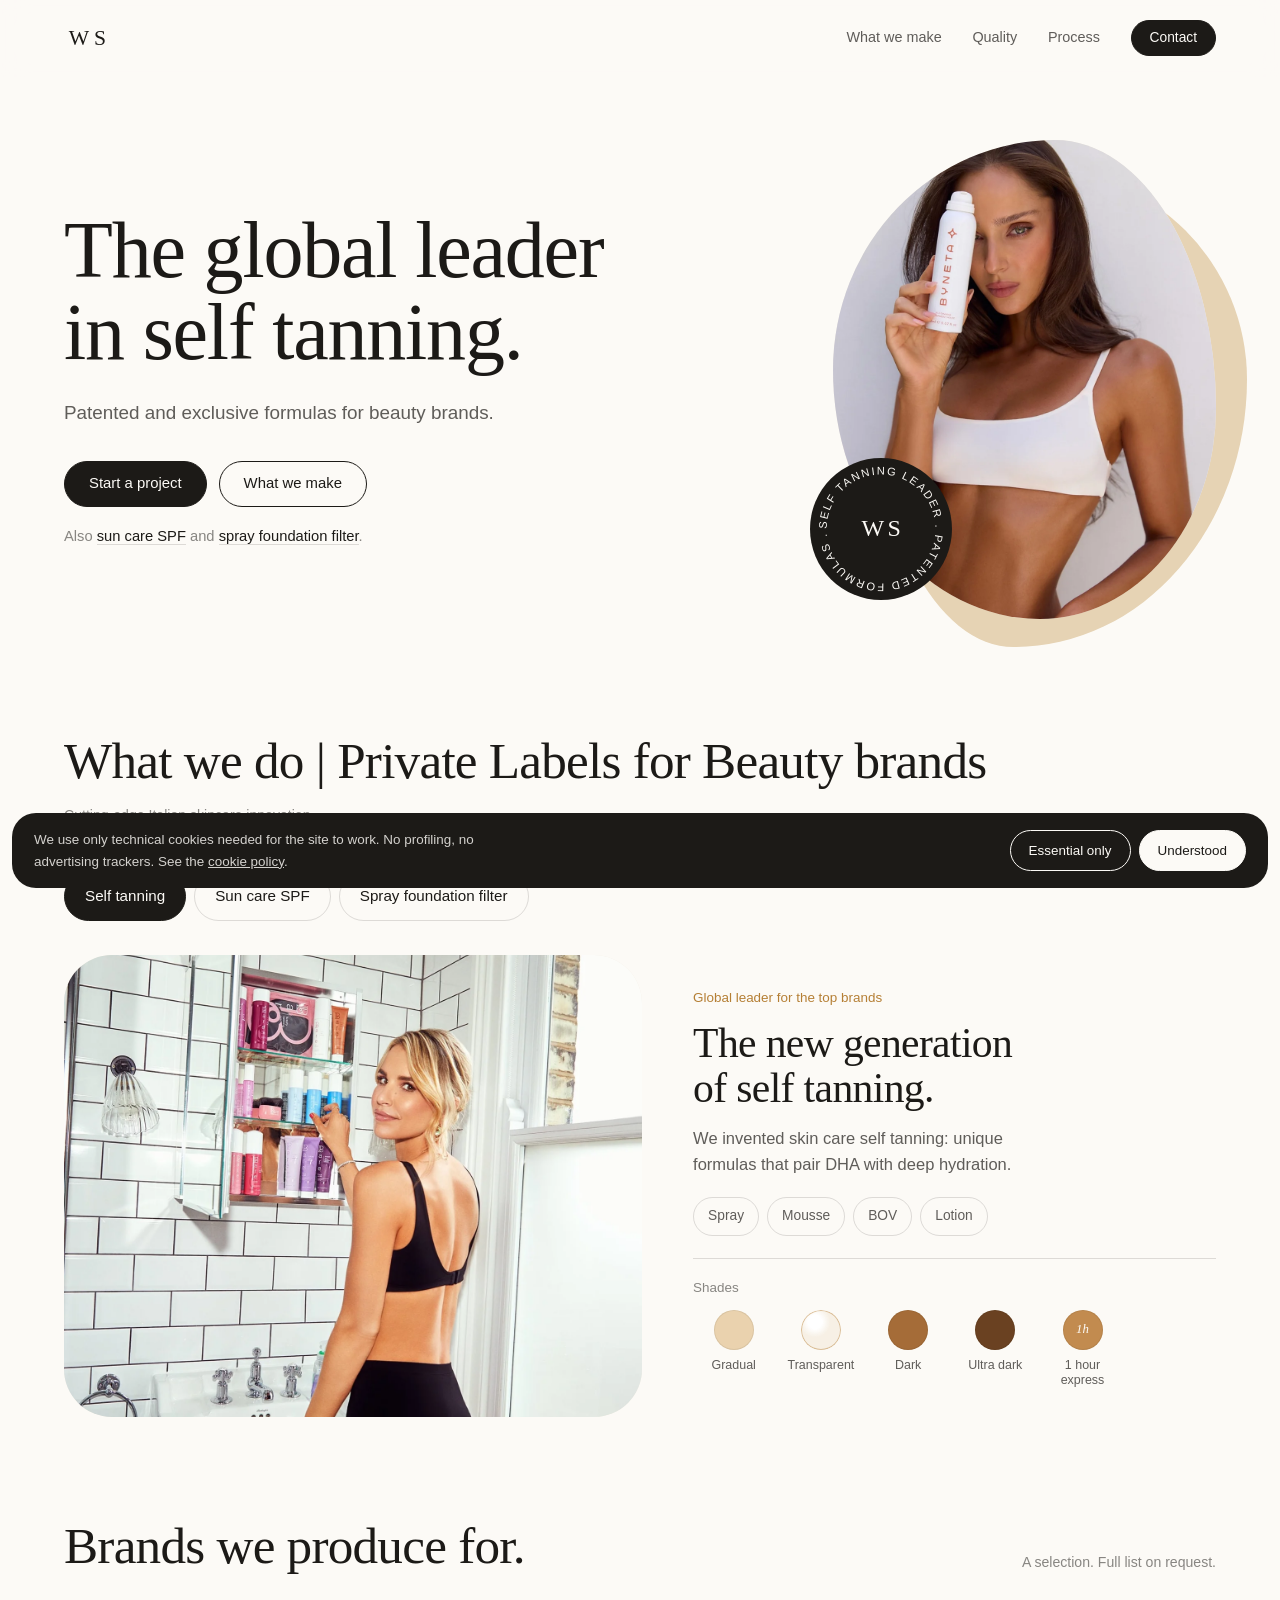
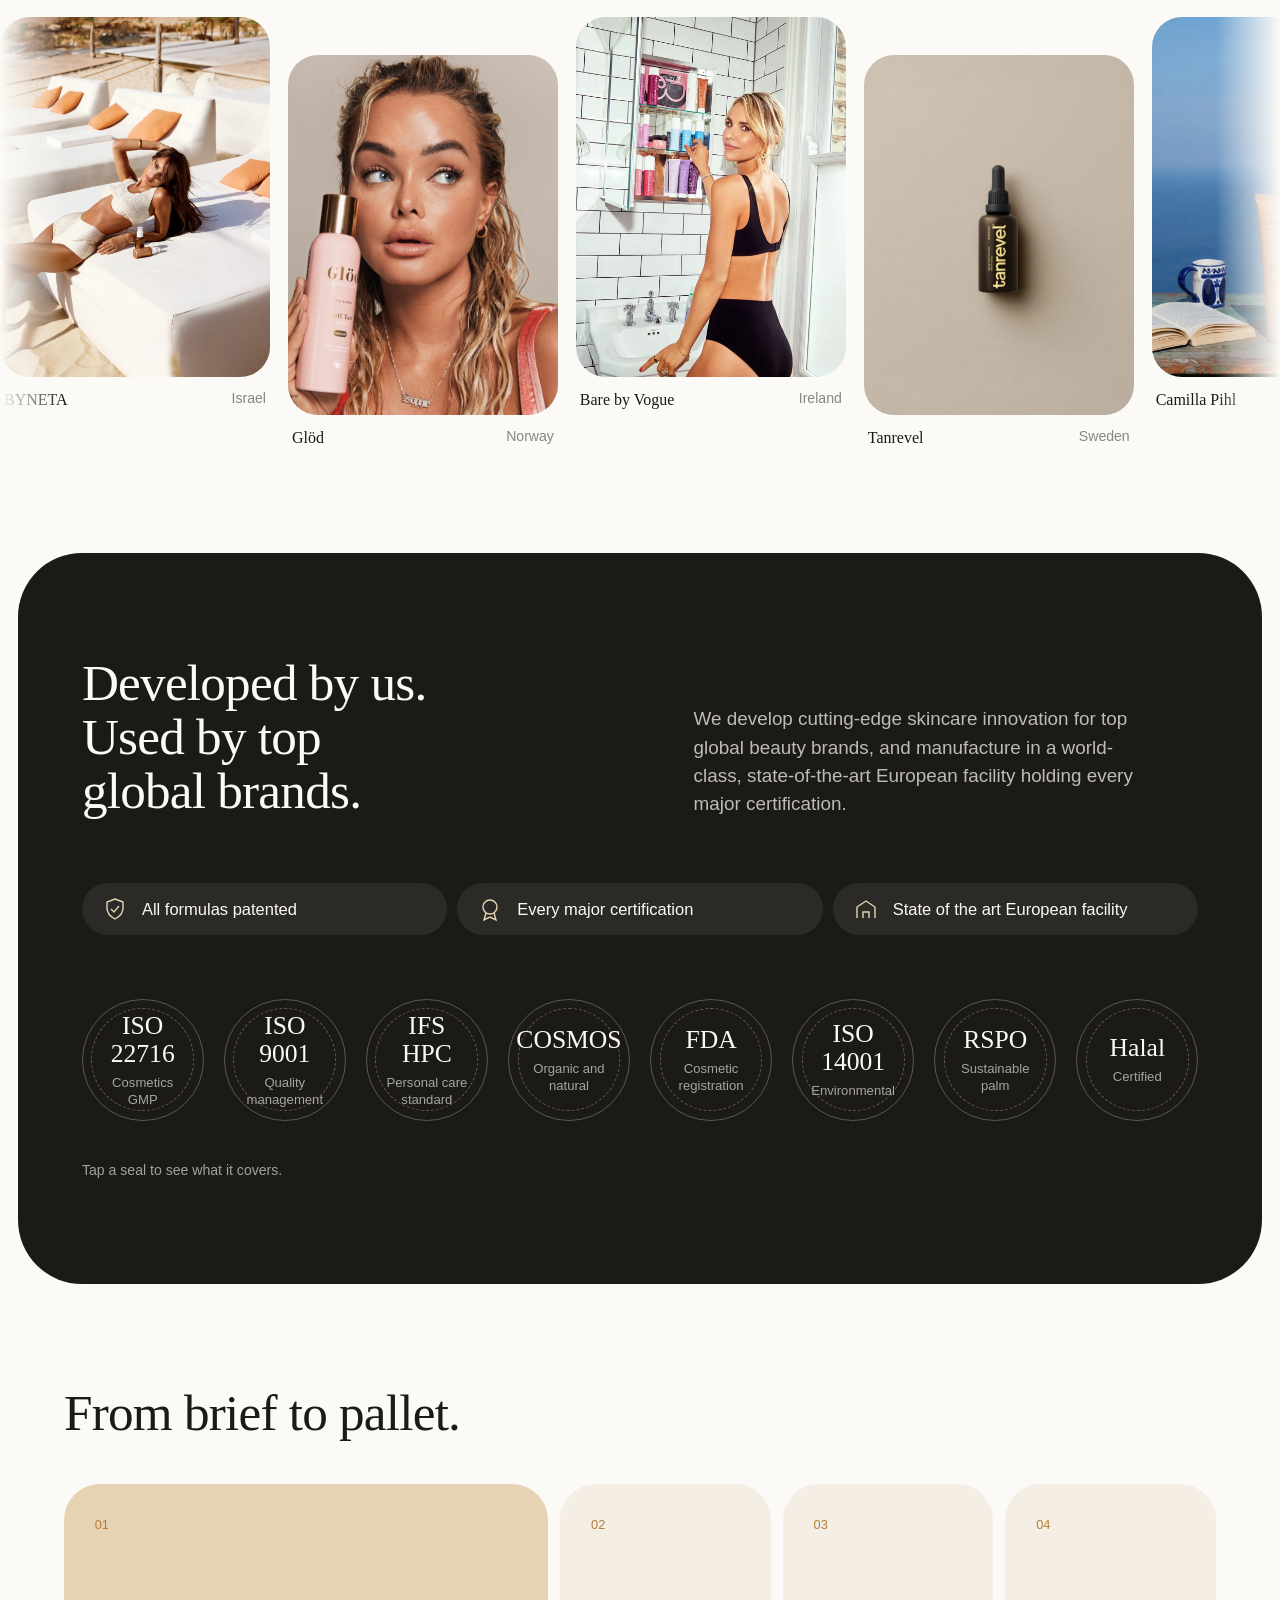
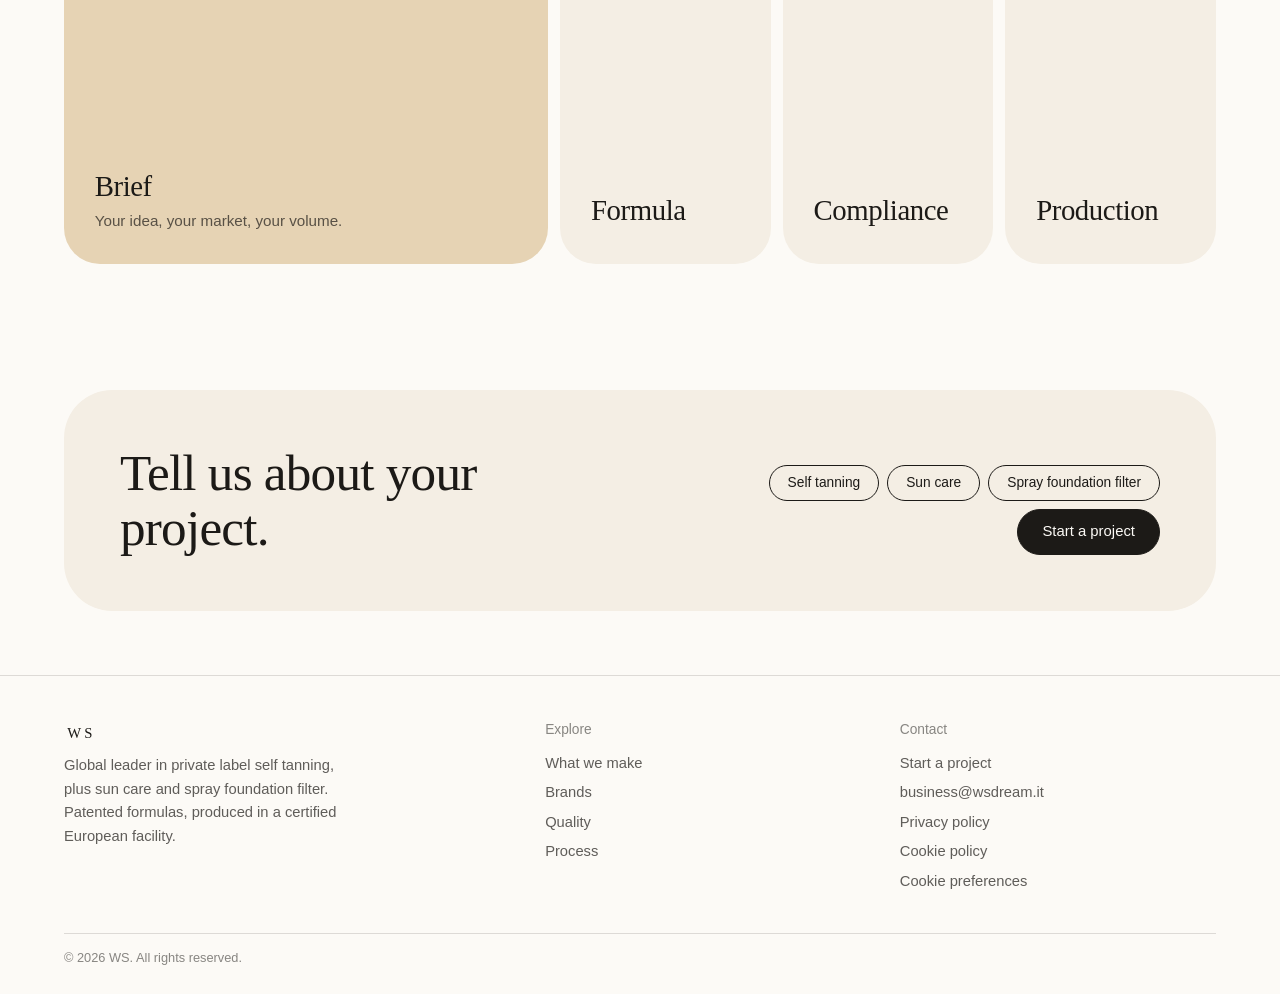
<file: index.html>
<!DOCTYPE html>
<html lang="en">
<head>
<meta charset="utf-8">
<meta name="viewport" content="width=device-width, initial-scale=1">
<title>WS · Global leader in private label self tanning</title>
<meta name="description" content="WS is the global leader in private label self tanning. Patented and exclusive formulas for beauty brands, plus sun care and spray foundation filter.">
<meta property="og:title" content="WS · Global leader in private label self tanning">
<meta property="og:description" content="WS is the global leader in private label self tanning. Patented and exclusive formulas for beauty brands, plus sun care and spray foundation filter.">
<meta property="og:type" content="website">
<meta name="theme-color" content="#FCFAF6">
<style>/* ==========================================================
   WS · foglio di stile
   Avorio, ambra, forme fluide. Mobile first.
   ========================================================== */

:root{
  --paper:#FCFAF6;
  --paper-2:#F4EEE4;
  --amber:#B57F35;
  --amber-soft:#E6D3B4;
  --tan:#8C5E28;
  --ink:#1C1A17;
  --ink-70:rgba(28,26,23,.7);
  --ink-50:rgba(28,26,23,.52);
  --rule:rgba(28,26,23,.14);

  --serif:Georgia,"Iowan Old Style","Times New Roman",Times,serif;
  --sans:-apple-system,BlinkMacSystemFont,"Segoe UI",Roboto,Helvetica,Arial,sans-serif;

  --gut:clamp(20px,5vw,72px);
  --sec:clamp(56px,8vw,116px);
  --maxw:1400px;
  --ease:cubic-bezier(.22,.8,.25,1);
}

*{box-sizing:border-box;margin:0;padding:0}
html{-webkit-text-size-adjust:100%;scroll-behavior:smooth}
body{
  background:var(--paper);color:var(--ink);
  font-family:var(--sans);
  font-size:clamp(15px,.5vw + 13.5px,16.5px);
  line-height:1.6;-webkit-font-smoothing:antialiased;
  overflow-x:hidden;
  padding-top:var(--head-h,64px);
}
img{display:block;max-width:100%;height:auto}
a{color:inherit;text-decoration:none}
button{font:inherit;color:inherit;background:none;border:0;cursor:pointer}
::selection{background:var(--amber);color:var(--paper)}
:focus-visible{outline:2px solid var(--amber);outline-offset:3px}
.sr{position:absolute;width:1px;height:1px;overflow:hidden;clip:rect(0 0 0 0);white-space:nowrap}

.shell{width:100%;max-width:var(--maxw);margin:0 auto;padding-left:var(--gut);padding-right:var(--gut)}

/* ---------- tipografia ---------- */
h1,h2,h3{font-family:var(--serif);font-weight:400;letter-spacing:-.015em}
.d1{font-size:clamp(2.3rem,7.6vw,5rem);line-height:1.02}
.d2{font-size:clamp(1.9rem,4.2vw,3.2rem);line-height:1.06;max-width:18ch}
.d3{font-size:clamp(1.2rem,1vw + .9rem,1.55rem);line-height:1.2}
.lede{font-size:clamp(1.02rem,.5vw + .9rem,1.18rem);line-height:1.5;color:var(--ink-70);max-width:44ch}
.small{font-size:.88rem;color:var(--ink-50)}
.eyebrow{font-size:.68rem;letter-spacing:.24em;text-transform:uppercase;color:var(--amber);font-weight:500}

/* ---------- testata ---------- */
.head{position:fixed;top:0;left:0;right:0;z-index:60;background:rgba(252,250,246,.84);backdrop-filter:blur(14px);-webkit-backdrop-filter:blur(14px);border-bottom:1px solid transparent;transition:border-color .4s ease}
.head.stuck{border-bottom-color:var(--rule)}
.head .in{display:flex;align-items:center;justify-content:space-between;height:var(--head-h,64px);gap:24px}
.logo{font-family:var(--serif);font-size:1.35rem;letter-spacing:.22em;padding-left:.22em}
.nav{display:flex;align-items:center;gap:clamp(18px,2.4vw,34px)}
.nav .nl{display:none;font-size:.9rem;color:var(--ink-70);transition:color .25s}
.nav .nl:hover{color:var(--ink)}
@media(min-width:880px){:root{--head-h:76px}.nav .nl{display:inline}}

/* ---------- pulsanti ---------- */
.pill{display:inline-flex;align-items:center;justify-content:center;gap:10px;border-radius:999px;padding:13px 24px;font-size:.93rem;line-height:1.2;border:1px solid var(--ink);transition:background .3s,color .3s,border-color .3s}
.pill:hover{background:var(--ink);color:var(--paper)}
.pill-fill{background:var(--ink);color:var(--paper)}
.pill-fill:hover{background:var(--amber);border-color:var(--amber)}
.pill-sm{padding:9px 18px;font-size:.86rem}
.link-u{border-bottom:1px solid var(--rule);transition:border-color .25s}
.link-u:hover{border-color:var(--amber)}

/* ---------- sezioni ---------- */
.sec{padding:var(--sec) 0}
.sec-hd .d2{max-width:none}
.sec-hd{display:flex;flex-wrap:wrap;align-items:flex-end;justify-content:space-between;gap:16px 40px;margin-bottom:clamp(24px,3.4vw,48px)}

/* ---------- apertura ---------- */
.hero{position:relative;overflow:hidden;padding:clamp(28px,5vw,64px) 0 clamp(36px,6vw,84px)}
.hero .in{display:grid;grid-template-columns:1fr;gap:clamp(34px,5vw,72px);align-items:center}
.hero h1 .ln{display:block}
.rot{display:block;position:relative;height:1.14em;overflow:hidden;margin:-.02em 0 -.1em}
.rot span{position:absolute;left:0;top:0;white-space:nowrap;transform:translateY(110%);transition:transform .8s var(--ease)}
.rot span.on{transform:translateY(0)}
.rot span.out{transform:translateY(-110%)}
.hero .lede{margin-top:clamp(18px,2vw,26px)}
.hero .cta{margin-top:clamp(22px,3vw,34px);display:flex;flex-wrap:wrap;gap:12px;align-items:center}

.stage{position:relative;width:min(88%,520px);margin:0 auto}
.stage::before{content:"";position:absolute;inset:6% -8% -6% 10%;background:var(--amber-soft);border-radius:44% 56% 62% 38% / 42% 44% 56% 58%;animation:morph 18s ease-in-out infinite alternate-reverse}
.blob{position:relative;aspect-ratio:4/5;overflow:hidden;border-radius:58% 42% 46% 54% / 48% 56% 44% 52%;animation:morph 14s ease-in-out infinite alternate;background:var(--paper-2)}
.blob img{width:100%;height:100%;object-fit:cover;object-position:60% 30%}
@keyframes morph{
  0%{border-radius:58% 42% 46% 54% / 48% 56% 44% 52%}
  50%{border-radius:42% 58% 60% 40% / 56% 42% 58% 44%}
  100%{border-radius:50% 50% 38% 62% / 40% 60% 40% 60%}
}
.seal{position:absolute;left:0;bottom:4%;width:clamp(104px,14vw,142px);aspect-ratio:1;border-radius:50%;background:var(--ink);color:var(--paper);display:grid;place-items:center}
.seal svg{position:absolute;inset:0;width:100%;height:100%;animation:spin 32s linear infinite}
.seal text{font-family:var(--sans);font-size:9.4px;letter-spacing:.14em;fill:var(--paper)}
.seal b{font-family:var(--serif);font-weight:400;font-size:1.5rem;letter-spacing:.14em;padding-left:.14em}
@keyframes spin{to{transform:rotate(360deg)}}
@media(min-width:900px){
  .hero .in{grid-template-columns:minmax(0,1.2fr) minmax(0,.8fr)}
  .stage{margin:0 0 0 auto}
  .seal{left:-6%}
}

/* ---------- cosa facciamo ---------- */
.tabs{display:flex;gap:8px;overflow-x:auto;scrollbar-width:none;margin:0 calc(var(--gut) * -1) clamp(18px,2.6vw,32px);padding:2px var(--gut)}
.tabs::-webkit-scrollbar{display:none}
.tab{flex:0 0 auto;border:1px solid var(--rule);border-radius:999px;padding:11px 20px;font-size:.95rem;white-space:nowrap;transition:background .3s,color .3s,border-color .3s}
.tab:hover{border-color:var(--ink)}
.tab[aria-selected="true"]{background:var(--ink);border-color:var(--ink);color:var(--paper)}
@media(min-width:700px){.tabs{margin-left:0;margin-right:0;padding:2px 0}}

.panel{display:grid;grid-template-columns:1fr;gap:clamp(22px,4vw,64px);align-items:center}
.panel[hidden]{display:none}
.panel.fade{animation:panelIn .6s var(--ease)}
@keyframes panelIn{from{opacity:0;transform:translateY(10px)}to{opacity:1;transform:none}}
@media(min-width:900px){.panel{grid-template-columns:minmax(0,1.05fr) minmax(0,.95fr)}}
.vis{position:relative;aspect-ratio:5/4;border-radius:clamp(26px,4vw,48px);overflow:hidden;background:var(--paper-2)}
.vis img{width:100%;height:100%;object-fit:cover;object-position:50% 40%}
.panel h3{font-size:clamp(1.7rem,3.4vw,2.6rem);line-height:1.08;max-width:16ch}
.panel p{margin:14px 0 20px;color:var(--ink-70);max-width:40ch}
.chips{list-style:none;display:flex;flex-wrap:wrap;gap:8px}
.chips li{border:1px solid var(--rule);border-radius:999px;padding:7px 14px;font-size:.86rem;color:var(--ink-70)}
.lead-tag{display:inline-block;margin-bottom:12px;font-size:.84rem;color:var(--amber)}

/* sfumature */
.shades{margin-top:22px;padding-top:18px;border-top:1px solid var(--rule)}
.sh-l{display:block;font-size:.84rem;color:var(--ink-50);margin-bottom:12px}
.sw{list-style:none;display:grid;grid-template-columns:repeat(5,minmax(0,1fr));gap:12px 6px;max-width:430px}
.sw li{display:flex;flex-direction:column;align-items:center;gap:8px;text-align:center;font-size:clamp(.7rem,1.8vw,.78rem);line-height:1.2;color:var(--ink-70)}
.sw i{position:relative;display:grid;place-items:center;width:clamp(32px,9vw,40px);height:clamp(32px,9vw,40px);border-radius:50%;background:var(--c);box-shadow:inset 0 0 0 1px rgba(28,26,23,.08)}
.sw i.clear{background:radial-gradient(circle at 35% 30%,#fff 0 18%,rgba(255,255,255,0) 40%),rgba(230,211,180,.25);box-shadow:inset 0 0 0 1px rgba(181,127,53,.45)}
.sw i.exp b{font-family:var(--serif);font-weight:400;font-size:.8rem;color:var(--paper)}

/* tre in uno, brevetto */
.trio{display:flex;flex-wrap:wrap;align-items:center;gap:8px;margin:18px 0 8px}
.trio span{background:var(--amber-soft);border-radius:999px;padding:9px 16px;font-size:.95rem}
.trio i{font-style:normal;color:var(--amber);font-size:1.1rem}
.panel .trio-cap{margin:0;font-size:.9rem;color:var(--ink-50)}
.pat{position:absolute;right:clamp(12px,2vw,22px);top:clamp(12px,2vw,22px);width:clamp(84px,9vw,110px);aspect-ratio:1;border-radius:50%;background:var(--ink);display:grid;place-items:center}
.pat svg{position:absolute;inset:0;width:100%;height:100%}
.pat text{font-family:var(--sans);font-size:9.6px;letter-spacing:.12em;fill:var(--paper)}
.pat .star{position:relative;inset:auto;width:30%;height:30%;fill:var(--amber-soft)}
.also{margin-top:18px;font-size:.92rem;color:var(--ink-50)}
.also a{color:var(--ink);border-bottom:1px solid var(--rule);transition:border-color .25s}
.also a:hover{border-color:var(--amber)}

/* ---------- marchi ---------- */
.marq{overflow:hidden;-webkit-mask-image:linear-gradient(90deg,transparent,#000 5%,#000 95%,transparent);mask-image:linear-gradient(90deg,transparent,#000 5%,#000 95%,transparent)}
.track{display:flex;width:max-content;gap:clamp(12px,1.4vw,22px);animation:slide 64s linear infinite}
@keyframes slide{from{transform:translate3d(0,0,0)}to{transform:translate3d(-50%,0,0)}}
.cc{flex:0 0 auto;width:clamp(180px,42vw,270px)}
.cc:nth-child(even){margin-top:clamp(18px,3vw,44px)}
.cc .ph{aspect-ratio:3/4;overflow:hidden;background:var(--paper-2);border-radius:clamp(20px,2.4vw,30px)}
.cc .ph img{width:100%;height:100%;object-fit:cover;transition:transform 1.1s var(--ease)}
.cc:hover .ph img{transform:scale(1.05)}
.cc .cap{display:flex;justify-content:space-between;gap:10px;margin-top:10px;padding:0 4px;font-size:.88rem}
.cc .cap b{font-family:var(--serif);font-weight:400;font-size:1rem}
.cc .cap span{color:var(--ink-50)}

/* ---------- qualita ---------- */
.q{background:var(--ink);color:var(--paper);border-radius:clamp(28px,5vw,64px);margin:0 clamp(8px,1.4vw,20px)}
.q .top{display:grid;grid-template-columns:1fr;gap:clamp(22px,4vw,64px);align-items:end;margin-bottom:clamp(30px,5vw,64px)}
@media(min-width:900px){.q .top{grid-template-columns:minmax(0,1fr) minmax(0,.9fr)}}
.q .d2{max-width:14ch}
.q .lede{color:rgba(252,250,246,.72)}
.facts{list-style:none;display:grid;grid-template-columns:1fr;gap:10px;margin-bottom:clamp(34px,5vw,64px)}
@media(min-width:700px){.facts{grid-template-columns:repeat(3,minmax(0,1fr))}}
.facts li{display:flex;align-items:center;gap:14px;padding:13px 20px;border-radius:999px;background:rgba(252,250,246,.07)}
.facts svg{flex:0 0 auto;width:26px;height:26px;stroke:var(--amber-soft);fill:none;stroke-width:1.4}

.seals{display:grid;grid-auto-flow:column;grid-auto-columns:44%;gap:12px;overflow-x:auto;scroll-snap-type:x mandatory;scrollbar-width:none;margin:0 calc(var(--gut) * -1);padding:0 var(--gut);scroll-padding:0 var(--gut)}
.seals::-webkit-scrollbar{display:none}
.seals .seal-c{scroll-snap-align:start}
@media(min-width:620px){.seals{grid-auto-flow:row;grid-auto-columns:auto;overflow:visible;margin:0;padding:0;gap:clamp(10px,1.6vw,22px)}}
@media(min-width:620px){.seals{grid-template-columns:repeat(4,minmax(0,1fr))}}
@media(min-width:1100px){.seals{grid-template-columns:repeat(8,minmax(0,1fr))}}
.seal-c{perspective:900px;aspect-ratio:1;width:100%}
.seal-c .inner{display:block;position:relative;width:100%;height:100%;transition:transform .8s var(--ease);transform-style:preserve-3d}
.seal-c.flip .inner{transform:rotateY(180deg)}
@media(hover:hover){.seal-c:hover .inner{transform:rotateY(180deg)}}
.face{display:flex;position:absolute;inset:0;border-radius:50%;display:flex;flex-direction:column;align-items:center;justify-content:center;text-align:center;padding:14%;backface-visibility:hidden;-webkit-backface-visibility:hidden}
.face.fr{border:1px solid rgba(252,250,246,.28)}
.face.fr::before{content:"";position:absolute;inset:7%;border-radius:50%;border:1px dashed rgba(230,211,180,.35)}
.face.fr b{font-family:var(--serif);font-weight:400;font-size:clamp(1.05rem,2.4vw,1.6rem);line-height:1.1}
.face.fr span{margin-top:6px;font-size:clamp(.7rem,1.2vw,.82rem);color:rgba(252,250,246,.62);line-height:1.3}
.face.bk{background:var(--amber);color:var(--paper);transform:rotateY(180deg);font-size:clamp(.72rem,1.3vw,.9rem);line-height:1.35}
.q .foot-l{margin-top:clamp(24px,3vw,40px);display:flex;flex-wrap:wrap;gap:12px 24px;align-items:center;font-size:.88rem;color:rgba(252,250,246,.6)}
.q .pill{border-color:rgba(252,250,246,.4)}
.q .pill:hover{background:var(--paper);color:var(--ink)}

/* ---------- processo ---------- */
.steps{list-style:none;display:grid;grid-template-columns:1fr;gap:10px}
.step{position:relative;border-radius:clamp(22px,3vw,36px);background:var(--paper-2);padding:22px 24px;text-align:left;width:100%;transition:background .5s,flex-grow .7s var(--ease)}
.step .n{font-size:.8rem;color:var(--amber)}
.step h3{font-size:clamp(1.25rem,1.4vw + .8rem,1.8rem);margin:6px 0 6px}
.step p{color:var(--ink-70);max-width:30ch;font-size:.95rem}
@media(min-width:880px){
  .steps{display:flex;gap:12px;height:clamp(300px,30vw,380px)}
  .steps li{display:flex;flex:1 1 0;min-width:0;transition:flex-grow .7s var(--ease)}
  .steps li.on{flex-grow:2.3}
  .step{display:flex;flex-direction:column;justify-content:space-between;padding:clamp(24px,2.4vw,34px)}
  .steps li.on .step{background:var(--amber-soft)}
  .step p{opacity:0;max-height:0;overflow:hidden;transition:opacity .4s,max-height .6s var(--ease)}
  .steps li.on .step p{opacity:1;max-height:6em;transition-delay:.15s}
  .step h3{margin-bottom:0}
}

/* ---------- chiusura, compatta ---------- */
.close{padding:clamp(8px,2vw,24px) 0 clamp(36px,5vw,64px)}
.close .card{background:var(--paper-2);border-radius:clamp(26px,4vw,48px);padding:clamp(26px,4.4vw,56px);display:grid;grid-template-columns:1fr;gap:18px;align-items:end}
.close .d2{max-width:16ch}
.c-hero .d1{max-width:16ch}
.close p{color:var(--ink-70);margin-top:8px}
.close .acts{display:flex;flex-wrap:wrap;gap:8px;align-items:center}
@media(min-width:900px){.close .card{grid-template-columns:minmax(0,1fr) auto;gap:40px}.close .acts{justify-content:flex-end;max-width:460px}}

/* ---------- contatti ---------- */
.c-hero{padding:clamp(28px,5vw,64px) 0 clamp(20px,3vw,36px)}
.c-hero .lede{margin-top:14px}
.c-wrap{padding-bottom:clamp(40px,6vw,80px)}
.c-grid{display:grid;grid-template-columns:1fr;gap:clamp(18px,3vw,40px);align-items:start}
@media(min-width:900px){.c-grid{grid-template-columns:minmax(0,1.5fr) minmax(0,.5fr)}}
.c-form{background:var(--paper-2);border-radius:clamp(26px,4vw,44px);padding:clamp(22px,4vw,48px)}
.c-form fieldset{border:0;margin-bottom:22px}
.c-form legend,.f label{display:block;font-size:.88rem;color:var(--ink-50);margin-bottom:10px}
.pick{display:flex;flex-wrap:wrap;gap:8px}
.pick label{position:relative;display:inline-flex;border:1px solid var(--rule);border-radius:999px;padding:9px 16px;font-size:.93rem;cursor:pointer;background:var(--paper);transition:background .25s,color .25s,border-color .25s;margin:0;color:var(--ink)}
.pick input{position:absolute;opacity:0;inset:0;cursor:pointer}
.pick label:hover{border-color:var(--ink)}
.pick label.on{background:var(--ink);border-color:var(--ink);color:var(--paper)}
.pick label:has(input:focus-visible){outline:2px solid var(--amber);outline-offset:2px}
.f{margin-bottom:18px}
.f input,.f textarea{width:100%;background:var(--paper);border:1px solid transparent;border-radius:18px;padding:14px 16px;font-family:var(--sans);font-size:1rem;color:var(--ink);transition:border-color .25s}
.f textarea{min-height:150px;resize:vertical;border-radius:22px}
.f input:focus,.f textarea:focus{outline:none;border-color:var(--amber)}
.pair{display:grid;grid-template-columns:1fr;gap:0}
@media(min-width:600px){.pair{grid-template-columns:1fr 1fr;gap:14px}}
.agree{display:flex;gap:12px;align-items:flex-start;font-size:.85rem;color:var(--ink-70);margin:6px 0 22px}
.agree input{margin-top:4px;accent-color:var(--amber)}
.hp{position:absolute;left:-9999px;opacity:0}
.c-side{padding:clamp(4px,1vw,12px) 4px}
.c-side h2{font-size:1.2rem;margin-bottom:6px}
.c-side p{color:var(--ink-70);font-size:.95rem;margin-bottom:22px}

/* ---------- pagine di testo ---------- */
.doc{max-width:70ch;padding:clamp(34px,5vw,70px) 0 var(--sec)}
.doc h2{margin:clamp(26px,3vw,42px) 0 12px;font-size:clamp(1.15rem,1vw + .9rem,1.45rem)}
.doc p,.doc li{color:var(--ink-70);margin-bottom:12px}
.doc ul{margin:0 0 12px 20px}
.doc table{width:100%;border-collapse:collapse;margin:16px 0;font-size:.9rem}
.doc th,.doc td{text-align:left;padding:11px 10px;border-bottom:1px solid var(--rule);vertical-align:top}
.doc th{font-size:.62rem;letter-spacing:.16em;text-transform:uppercase;color:var(--ink-50);font-weight:500}

/* ---------- piede ---------- */
.foot{border-top:1px solid var(--rule);padding:clamp(28px,3.4vw,48px) 0 clamp(18px,2vw,26px)}
.foot .g{display:grid;grid-template-columns:1fr 1fr;gap:22px clamp(22px,3vw,48px)}
.foot .g > div:first-child{grid-column:1 / -1}
@media(min-width:820px){.foot .g{grid-template-columns:1.4fr 1fr 1fr}.foot .g > div:first-child{grid-column:auto}}
.foot h4{font-size:.86rem;color:var(--ink-50);margin-bottom:10px;font-weight:400;font-family:var(--sans)}
.foot a,.foot p{display:block;font-size:.92rem;color:var(--ink-70);margin-bottom:6px;max-width:34ch}
.foot a:hover{color:var(--amber)}
.foot .logo{display:inline-block;color:var(--ink);margin-bottom:8px}
.foot .bot{margin-top:clamp(20px,2.6vw,34px);padding-top:14px;border-top:1px solid var(--rule);font-size:.8rem;color:var(--ink-50)}

/* ---------- banner cookie ---------- */
.ck{position:fixed;left:12px;right:12px;bottom:12px;z-index:90;background:var(--ink);color:var(--paper);border-radius:24px;transform:translateY(130%);transition:transform .45s var(--ease)}
.ck.on{transform:translateY(0)}
.ck .in{display:flex;flex-wrap:wrap;gap:14px;align-items:center;justify-content:space-between;padding:16px 22px}
.ck p{font-size:.84rem;opacity:.82;max-width:66ch}
.ck a{text-decoration:underline}
.ck .bs{display:flex;gap:8px;flex-wrap:wrap}
.ck button{font-size:.84rem;padding:9px 18px;border-radius:999px;border:1px solid var(--paper);color:var(--paper)}
.ck button.pri{background:var(--paper);color:var(--ink)}
.ck button:hover{opacity:.78}

@media(prefers-reduced-motion:reduce){
  html{scroll-behavior:auto}
  .blob,.stage::before,.seal svg,.track{animation:none}
  .marq{overflow-x:auto}
  .rot span,.seal-c .inner,.step,.steps li,.step p,.panel.fade{transition:none;animation:none}
}
</style>
</head>
<body>

<header class="head">
  <div class="shell in">
    <a class="logo" href="index.html" aria-label="WS home">WS</a>
    <nav class="nav" aria-label="Main">
      <a class="nl" href="#make">What we make</a>
      <a class="nl" href="#quality">Quality</a>
      <a class="nl" href="#how">Process</a>
      <a class="pill pill-sm pill-fill" href="contact.html">Contact</a>
    </nav>
  </div>
</header>

<main>
<section class="hero">
  <div class="shell in">
    <div>
      <h1 class="d1"><span class="ln">The global leader</span> <span class="ln">in self tanning.</span></h1>
      <p class="lede">Patented and exclusive formulas for beauty brands.</p>
      <div class="cta">
        <a class="pill pill-fill" href="contact.html">Start a project</a>
        <a class="pill" href="#make">What we make</a>
      </div>
      <p class="also">Also <a href="#make" data-tab="t2">sun care SPF</a> and <a href="#make" data-tab="t3">spray foundation filter</a>.</p>
    </div>
    <div class="stage">
      <div class="blob"><img src="images/byneta-model.webp" alt="Self tanning line created and produced by WS" width="1920" height="2952"></div>
      <div class="seal" aria-hidden="true">
        <svg viewBox="0 0 120 120"><defs><path id="circ" d="M60,60 m-46,0 a46,46 0 1,1 92,0 a46,46 0 1,1 -92,0"/></defs>
          <text><textPath href="#circ" textLength="286" lengthAdjust="spacing">SELF TANNING LEADER . PATENTED FORMULAS . </textPath></text></svg>
        <b>WS</b>
      </div>
    </div>
  </div>
</section>

<section class="sec" id="make" style="padding-top:clamp(20px,3vw,40px)">
  <div class="shell">
    <div class="sec-hd">
      <h2 class="d2">What we do | Private Labels for Beauty brands</h2>
      <p class="small">Cutting-edge Italian skincare innovation.</p>
    </div>

    <div class="tabs" role="tablist" aria-label="Product categories">
      <button class="tab" role="tab" id="t1" aria-controls="p1" aria-selected="true">Self tanning</button>
      <button class="tab" role="tab" id="t2" aria-controls="p2" aria-selected="false" tabindex="-1">Sun care SPF</button>
      <button class="tab" role="tab" id="t3" aria-controls="p3" aria-selected="false" tabindex="-1">Spray foundation filter</button>
    </div>

    <div class="panel" role="tabpanel" id="p1" aria-labelledby="t1">
      <div class="vis"><img src="images/bare-vogue.webp" alt="Self tanning mousse produced by WS" loading="lazy"></div>
      <div>
        <span class="lead-tag">Global leader for the top brands</span>
        <h3>The new generation of self tanning.</h3>
        <p>We invented skin care self tanning: unique formulas that pair DHA with deep hydration.</p>
        <ul class="chips"><li>Spray</li><li>Mousse</li><li>BOV</li><li>Lotion</li></ul>
        <div class="shades">
          <span class="sh-l">Shades</span>
          <ul class="sw">
            <li><i style="--c:#EAD2AE"></i>Gradual</li>
            <li><i class="clear"></i>Transparent</li>
            <li><i style="--c:#A56C38"></i>Dark</li>
            <li><i style="--c:#6A4121"></i>Ultra dark</li>
            <li><i class="exp" style="--c:#C28B4F"><b>1h</b></i>1 hour express</li>
          </ul>
        </div>
      </div>
    </div>

    <div class="panel" role="tabpanel" id="p2" aria-labelledby="t2" hidden>
      <div class="vis"><img src="images/tanrevel-lotion-model.webp" alt="Sun kissed skin under a clear sky" loading="lazy" style="object-position:50% 30%"></div>
      <div>
        <h3>Protection people want to reapply.</h3>
        <p>Natural, non sticky, effective formulas. Transparent and hydrating.</p>
        <ul class="chips"><li>Spray</li><li>Mousse</li><li>BOV</li></ul>
      </div>
    </div>

    <div class="panel" role="tabpanel" id="p3" aria-labelledby="t3" hidden>
      <div class="vis">
        <img src="images/tanrevel-spray-model.webp" alt="Spray foundation filter applied as a fine mist" loading="lazy" style="object-position:50% 25%">
        <div class="pat" role="img" aria-label="Patented formula">
          <svg viewBox="0 0 120 120" aria-hidden="true"><defs><path id="circ2" d="M60,60 m-44,0 a44,44 0 1,1 88,0 a44,44 0 1,1 -88,0"/></defs>
            <text><textPath href="#circ2" textLength="274" lengthAdjust="spacing">PATENTED FORMULA . PATENTED FORMULA . </textPath></text></svg>
          <svg class="star" viewBox="0 0 24 24" aria-hidden="true"><path d="M12 2l2.4 5.6L20 8.2l-4.2 4 1.2 6L12 15.2 7 18.2l1.2-6L4 8.2l5.6-.6z"/></svg>
        </div>
      </div>
      <div>
        <span class="lead-tag">Patented</span>
        <h3>Your makeup artist in a bottle.</h3>
        <div class="trio" aria-label="Primer, foundation and fixer in one spray">
          <span>Primer</span><i aria-hidden="true">+</i><span>Foundation</span><i aria-hidden="true">+</i><span>Fixer</span>
        </div>
        <p class="trio-cap">Three steps in one spray.</p>
        <div class="shades">
          <span class="sh-l">Shades</span>
          <ul class="sw">
            <li><i style="--c:#F2DEC7"></i>Extra light</li>
            <li><i style="--c:#E3C29C"></i>Light</li>
            <li><i style="--c:#C99B6F"></i>Medium</li>
            <li><i style="--c:#9A6944"></i>Dark</li>
            <li><i style="--c:#62402B"></i>Extra dark</li>
          </ul>
        </div>
      </div>
    </div>
  </div>
</section>

<section class="sec" id="work" style="padding-top:0">
  <div class="shell">
    <div class="sec-hd">
      <h2 class="d2">Brands we produce for.</h2>
      <p class="small">A selection. Full list on request.</p>
    </div>
  </div>
  <div class="marq">
    <div class="track">
      <article class="cc"><div class="ph"><img src="images/byneta-editorial.webp" alt="BYNETA" loading="lazy"></div><div class="cap"><b>BYNETA</b><span>Israel</span></div></article>
      <article class="cc"><div class="ph"><img src="images/glod-spray-medium.webp" alt="Glöd" loading="lazy"></div><div class="cap"><b>Glöd</b><span>Norway</span></div></article>
      <article class="cc"><div class="ph"><img src="images/bare-vogue.webp" alt="Bare by Vogue" loading="lazy"></div><div class="cap"><b>Bare by Vogue</b><span>Ireland</span></div></article>
      <article class="cc"><div class="ph"><img src="images/tann.webp" alt="Tanrevel" loading="lazy"></div><div class="cap"><b>Tanrevel</b><span>Sweden</span></div></article>
      <article class="cc"><div class="ph"><img src="images/camilla-lotion-sea.webp" alt="Camilla Pihl" loading="lazy"></div><div class="cap"><b>Camilla Pihl</b><span>Norway</span></div></article>
      <article class="cc"><div class="ph"><img src="images/glod-spray-dark.jpg" alt="Glöd" loading="lazy"></div><div class="cap"><b>Glöd</b><span>Norway</span></div></article>
      <article class="cc"><div class="ph"><img src="images/byneta-mousse-extradark.webp" alt="BYNETA" loading="lazy"></div><div class="cap"><b>BYNETA</b><span>Israel</span></div></article>
      <article class="cc"><div class="ph"><img src="images/tanrevel-mousse-mitt.webp" alt="Tanrevel" loading="lazy"></div><div class="cap"><b>Tanrevel</b><span>Sweden</span></div></article>
      <article class="cc"><div class="ph"><img src="images/bare-new-product.webp" alt="Bare by Vogue" loading="lazy"></div><div class="cap"><b>Bare by Vogue</b><span>Ireland</span></div></article>
      <article class="cc"><div class="ph"><img src="images/glod-spray-satin.webp" alt="Glöd" loading="lazy"></div><div class="cap"><b>Glöd</b><span>Norway</span></div></article>
      <article class="cc"><div class="ph"><img src="images/camilla-lotion-beach.webp" alt="Camilla Pihl" loading="lazy"></div><div class="cap"><b>Camilla Pihl</b><span>Norway</span></div></article>
      <article class="cc"><div class="ph"><img src="images/tanrevel-nightmask.webp" alt="Tanrevel" loading="lazy"></div><div class="cap"><b>Tanrevel</b><span>Sweden</span></div></article>
      <article class="cc" aria-hidden="true"><div class="ph"><img src="images/byneta-model.webp" alt="" loading="lazy"></div><div class="cap"><b>BYNETA</b><span>Israel</span></div></article>
      <article class="cc" aria-hidden="true"><div class="ph"><img src="images/glod-spray-medium.webp" alt="" loading="lazy"></div><div class="cap"><b>Glöd</b><span>Norway</span></div></article>
      <article class="cc" aria-hidden="true"><div class="ph"><img src="images/bare-vogue.webp" alt="" loading="lazy"></div><div class="cap"><b>Bare by Vogue</b><span>Ireland</span></div></article>
      <article class="cc" aria-hidden="true"><div class="ph"><img src="images/tanrevel-lotion-model.webp" alt="" loading="lazy"></div><div class="cap"><b>Tanrevel</b><span>Sweden</span></div></article>
      <article class="cc" aria-hidden="true"><div class="ph"><img src="images/camilla-lotion-sea.webp" alt="" loading="lazy"></div><div class="cap"><b>Camilla Pihl</b><span>Norway</span></div></article>
      <article class="cc" aria-hidden="true"><div class="ph"><img src="images/glod-mousse-emerald.webp" alt="" loading="lazy"></div><div class="cap"><b>Glöd</b><span>Norway</span></div></article>
      <article class="cc" aria-hidden="true"><div class="ph"><img src="images/byneta-mousse-clear.webp" alt="" loading="lazy"></div><div class="cap"><b>BYNETA</b><span>Israel</span></div></article>
      <article class="cc" aria-hidden="true"><div class="ph"><img src="images/tanrevel-duo.webp" alt="" loading="lazy"></div><div class="cap"><b>Tanrevel</b><span>Sweden</span></div></article>
      <article class="cc" aria-hidden="true"><div class="ph"><img src="images/bare-models.webp" alt="" loading="lazy"></div><div class="cap"><b>Bare by Vogue</b><span>Ireland</span></div></article>
      <article class="cc" aria-hidden="true"><div class="ph"><img src="images/glod-spray-satin.webp" alt="" loading="lazy"></div><div class="cap"><b>Glöd</b><span>Norway</span></div></article>
      <article class="cc" aria-hidden="true"><div class="ph"><img src="images/camilla-lotion-beach.webp" alt="" loading="lazy"></div><div class="cap"><b>Camilla Pihl</b><span>Norway</span></div></article>
      <article class="cc" aria-hidden="true"><div class="ph"><img src="images/tanrevel-nightmask.webp" alt="" loading="lazy"></div><div class="cap"><b>Tanrevel</b><span>Sweden</span></div></article>
    </div>
  </div>
</section>

<section class="sec q" id="quality">
  <div class="shell">
    <div class="top">
      <h2 class="d2">Developed by us. Used by top global brands.</h2>
      <p class="lede">We develop cutting-edge skincare innovation for top global beauty brands, and manufacture in a world-class, state-of-the-art European facility holding every major certification.</p>
    </div>

    <ul class="facts">
      <li><svg viewBox="0 0 26 26" aria-hidden="true"><path d="M13 3l8 3v6c0 5-3.4 8.6-8 11-4.6-2.4-8-6-8-11V6z"/><path d="M9 13l3 3 5-6"/></svg><span>All formulas patented</span></li>
      <li><svg viewBox="0 0 26 26" aria-hidden="true"><circle cx="13" cy="11" r="7"/><path d="M9 17l-2 7 6-3 6 3-2-7"/></svg><span>Every major certification</span></li>
      <li><svg viewBox="0 0 26 26" aria-hidden="true"><path d="M4 22V11l9-6 9 6v11"/><path d="M10 22v-6h6v6"/></svg><span>State of the art European facility</span></li>
    </ul>

    <div class="seals">
      <button type="button" class="seal-c" aria-pressed="false" aria-label="ISO 22716, Cosmetics GMP. Good manufacturing practice for cosmetics">
        <span class="inner"><span class="face fr"><b>ISO 22716</b><span>Cosmetics GMP</span></span><span class="face bk">Good manufacturing practice for cosmetics</span></span>
      </button>
      <button type="button" class="seal-c" aria-pressed="false" aria-label="ISO 9001, Quality management. Controlled, repeatable quality at every stage">
        <span class="inner"><span class="face fr"><b>ISO 9001</b><span>Quality management</span></span><span class="face bk">Controlled, repeatable quality at every stage</span></span>
      </button>
      <button type="button" class="seal-c" aria-pressed="false" aria-label="IFS HPC, Personal care standard. Retailer grade audit for personal care products">
        <span class="inner"><span class="face fr"><b>IFS HPC</b><span>Personal care standard</span></span><span class="face bk">Retailer grade audit for personal care products</span></span>
      </button>
      <button type="button" class="seal-c" aria-pressed="false" aria-label="COSMOS, Organic and natural. Certified organic and natural cosmetics">
        <span class="inner"><span class="face fr"><b>COSMOS</b><span>Organic and natural</span></span><span class="face bk">Certified organic and natural cosmetics</span></span>
      </button>
      <button type="button" class="seal-c" aria-pressed="false" aria-label="FDA, Cosmetic registration. Registered facilities for the US market">
        <span class="inner"><span class="face fr"><b>FDA</b><span>Cosmetic registration</span></span><span class="face bk">Registered facilities for the US market</span></span>
      </button>
      <button type="button" class="seal-c" aria-pressed="false" aria-label="ISO 14001, Environmental. Environmental management system">
        <span class="inner"><span class="face fr"><b>ISO 14001</b><span>Environmental</span></span><span class="face bk">Environmental management system</span></span>
      </button>
      <button type="button" class="seal-c" aria-pressed="false" aria-label="RSPO, Sustainable palm. Mass balance certified palm derivatives">
        <span class="inner"><span class="face fr"><b>RSPO</b><span>Sustainable palm</span></span><span class="face bk">Mass balance certified palm derivatives</span></span>
      </button>
      <button type="button" class="seal-c" aria-pressed="false" aria-label="Halal, Certified. Halal certified production">
        <span class="inner"><span class="face fr"><b>Halal</b><span>Certified</span></span><span class="face bk">Halal certified production</span></span>
      </button>
    </div>

    <div class="foot-l">
      <span>Tap a seal to see what it covers.</span>
    </div>
  </div>
</section>

<section class="sec" id="how">
  <div class="shell">
    <div class="sec-hd">
      <h2 class="d2">From brief to pallet.</h2>
    </div>
    <ol class="steps">
      <li class="on"><div class="step" tabindex="0"><span class="n">01</span><div><h3>Brief</h3><p>Your idea, your market, your volume.</p></div></div></li>
      <li><div class="step" tabindex="0"><span class="n">02</span><div><h3>Formula</h3><p>Development on our patented bases, with samples to test.</p></div></div></li>
      <li><div class="step" tabindex="0"><span class="n">03</span><div><h3>Compliance</h3><p>Testing, safety assessment and CPNP notification.</p></div></div></li>
      <li><div class="step" tabindex="0"><span class="n">04</span><div><h3>Production</h3><p>Filling, packaging and delivery from certified facilities.</p></div></div></li>
    </ol>
  </div>
</section>

<section class="close">
  <div class="shell">
    <div class="card">
      <div>
        <h2 class="d2">Tell us about your project.</h2>
      </div>
      <div class="acts">
        <a class="pill pill-sm" href="contact.html?topic=self-tanning">Self tanning</a>
        <a class="pill pill-sm" href="contact.html?topic=sun-care">Sun care</a>
        <a class="pill pill-sm" href="contact.html?topic=spray-foundation">Spray foundation filter</a>
        <a class="pill pill-fill" href="contact.html">Start a project</a>
      </div>
    </div>
  </div>
</section>

</main>

<footer class="foot">
  <div class="shell">
    <div class="g">
      <div>
        <a class="logo" href="index.html">WS</a>
        <p>Global leader in private label self tanning, plus sun care and spray foundation filter. Patented formulas, produced in a certified European facility.</p>
      </div>
      <div>
        <h4>Explore</h4>
        <a href="#make">What we make</a>
        <a href="#work">Brands</a>
        <a href="#quality">Quality</a>
        <a href="#how">Process</a>
      </div>
      <div>
        <h4>Contact</h4>
        <a href="contact.html">Start a project</a>
        <a data-mail href="#">business@wsdream.it</a>
        <a href="privacy.html">Privacy policy</a>
        <a href="cookies.html">Cookie policy</a>
        <a href="#" data-ck-open>Cookie preferences</a>
      </div>
    </div>
    <div class="bot">&copy; <span id="yr">2026</span> WS. All rights reserved.</div>
  </div>
</footer>

<div class="ck" role="dialog" aria-label="Cookie notice">
  <div class="shell in">
    <p>We use only technical cookies needed for the site to work. No profiling, no advertising trackers. See the <a href="cookies.html">cookie policy</a>.</p>
    <div class="bs">
      <button type="button" data-ck="essential">Essential only</button>
      <button type="button" class="pri" data-ck="all">Understood</button>
    </div>
  </div>
</div>

<script>/* ==========================================================
   WS · script
   ========================================================== */
(function () {
  "use strict";

  var MB = ["business", "wsdream", "it"];
  function mail() { return MB[0] + "@" + MB[1] + "." + MB[2]; }
  var still = window.matchMedia && window.matchMedia("(prefers-reduced-motion: reduce)").matches;

  function fillMail() {
    var n = document.querySelectorAll("[data-mail]");
    for (var i = 0; i < n.length; i++) {
      if (!n[i].hasAttribute("data-mail-keep")) n[i].textContent = mail();
      if (n[i].tagName === "A") n[i].setAttribute("href", "mailto:" + mail());
    }
  }

  function head() {
    var h = document.querySelector(".head");
    if (!h) return;
    var t = false;
    function run() { h.classList.toggle("stuck", (window.pageYOffset || 0) > 8); t = false; }
    window.addEventListener("scroll", function () { if (!t) { t = true; requestAnimationFrame(run); } }, { passive: true });
    run();
  }

  /* parola che ruota nel titolo */
  function rotator() {
    var r = document.querySelector(".rot");
    if (!r || still) return;
    var w = r.querySelectorAll("span"), i = 0;
    if (w.length < 2) return;
    setInterval(function () {
      if (document.hidden) return;
      var cur = w[i]; i = (i + 1) % w.length; var nxt = w[i];
      cur.classList.remove("on"); cur.classList.add("out");
      nxt.classList.remove("out");
      void nxt.offsetWidth;
      nxt.classList.add("on");
      setTimeout(function () { cur.style.transition = "none"; cur.classList.remove("out"); void cur.offsetWidth; cur.style.transition = ""; }, 850);
    }, 2600);
  }

  /* schede prodotto */
  function tabs() {
    var list = document.querySelector("[role=tablist]");
    if (!list) return;
    var t = list.querySelectorAll("[role=tab]");
    function show(k, focus) {
      for (var i = 0; i < t.length; i++) {
        var on = i === k, p = document.getElementById(t[i].getAttribute("aria-controls"));
        t[i].setAttribute("aria-selected", on ? "true" : "false");
        t[i].tabIndex = on ? 0 : -1;
        if (on) { p.hidden = false; p.classList.remove("fade"); void p.offsetWidth; p.classList.add("fade"); }
        else p.hidden = true;
      }
      if (focus) t[k].focus();
    }
    var jump = document.querySelectorAll("[data-tab]");
    for (var q = 0; q < jump.length; q++) {
      jump[q].addEventListener("click", function () {
        for (var i = 0; i < t.length; i++) if (t[i].id === this.getAttribute("data-tab")) show(i);
      });
    }
    for (var i = 0; i < t.length; i++) {
      (function (k) {
        t[k].addEventListener("click", function () { show(k); });
        t[k].addEventListener("keydown", function (e) {
          if (e.key === "ArrowRight") { e.preventDefault(); show((k + 1) % t.length, true); }
          if (e.key === "ArrowLeft") { e.preventDefault(); show((k - 1 + t.length) % t.length, true); }
        });
      })(i);
    }
  }

  /* sigilli certificazioni, tocco per girare */
  function seals() {
    var s = document.querySelectorAll(".seal-c");
    for (var i = 0; i < s.length; i++) {
      s[i].addEventListener("click", function () {
        var on = this.classList.toggle("flip");
        this.setAttribute("aria-pressed", on ? "true" : "false");
      });
    }
  }

  /* passaggi del processo */
  function steps() {
    var li = document.querySelectorAll(".steps li");
    function act(k) { for (var i = 0; i < li.length; i++) li[i].classList.toggle("on", i === k); }
    for (var i = 0; i < li.length; i++) {
      (function (k) {
        var b = li[k].querySelector(".step");
        li[k].addEventListener("mouseenter", function () { act(k); });
        b.addEventListener("focus", function () { act(k); });
        b.addEventListener("click", function () { act(k); });
      })(i);
    }
  }

  var KEY = "ws_cookie_choice";
  function store(v) {
    try { localStorage.setItem(KEY, v); }
    catch (e) { document.cookie = KEY + "=" + v + ";path=/;max-age=15552000;SameSite=Lax"; }
  }
  function read() {
    try { var v = localStorage.getItem(KEY); if (v) return v; } catch (e) {}
    var m = document.cookie.match(/(?:^|;\s*)ws_cookie_choice=([^;]+)/);
    return m ? m[1] : null;
  }
  function cookies() {
    var b = document.querySelector(".ck");
    if (!b) return;
    if (!read()) setTimeout(function () { b.classList.add("on"); }, 900);
    b.addEventListener("click", function (ev) {
      var t = ev.target.closest("[data-ck]");
      if (!t) return;
      store(t.getAttribute("data-ck"));
      b.classList.remove("on");
    });
    var o = document.querySelectorAll("[data-ck-open]");
    for (var i = 0; i < o.length; i++) {
      o[i].addEventListener("click", function (ev) { ev.preventDefault(); b.classList.add("on"); });
    }
  }

  function form() {
    var f = document.getElementById("ws-form");
    if (!f) return;
    var picks = f.querySelectorAll(".pick input");
    function sync() { for (var i = 0; i < picks.length; i++) picks[i].parentNode.classList.toggle("on", picks[i].checked); }
    var q = (location.search.match(/[?&]topic=([^&]+)/) || [])[1];
    for (var i = 0; i < picks.length; i++) {
      if (q && picks[i].getAttribute("data-topic") === decodeURIComponent(q)) picks[i].checked = true;
      picks[i].addEventListener("change", sync);
    }
    sync();
    f.addEventListener("submit", function (ev) {
      var hp = f.querySelector('input[name="_honey"]');
      if (hp && hp.value !== "") { ev.preventDefault(); return; }
      var chosen = [];
      for (var i = 0; i < picks.length; i++) if (picks[i].checked) chosen.push(picks[i].value);
      var h = f.querySelector('input[name="Interest"]');
      if (h) h.value = chosen.length ? chosen.join(", ") : "Not specified";
      f.setAttribute("action", "https://formsubmit.co/" + mail());
      var b = f.querySelector('button[type="submit"]');
      if (b) { b.textContent = "Sending"; b.disabled = true; }
    });
  }

  function year() {
    var y = document.getElementById("yr");
    if (y) y.textContent = new Date().getFullYear();
  }

  function init() { fillMail(); head(); rotator(); tabs(); seals(); steps(); cookies(); form(); year(); }
  if (document.readyState === "loading") document.addEventListener("DOMContentLoaded", init);
  else init();
})();
</script>
</body>
</html>
</file>
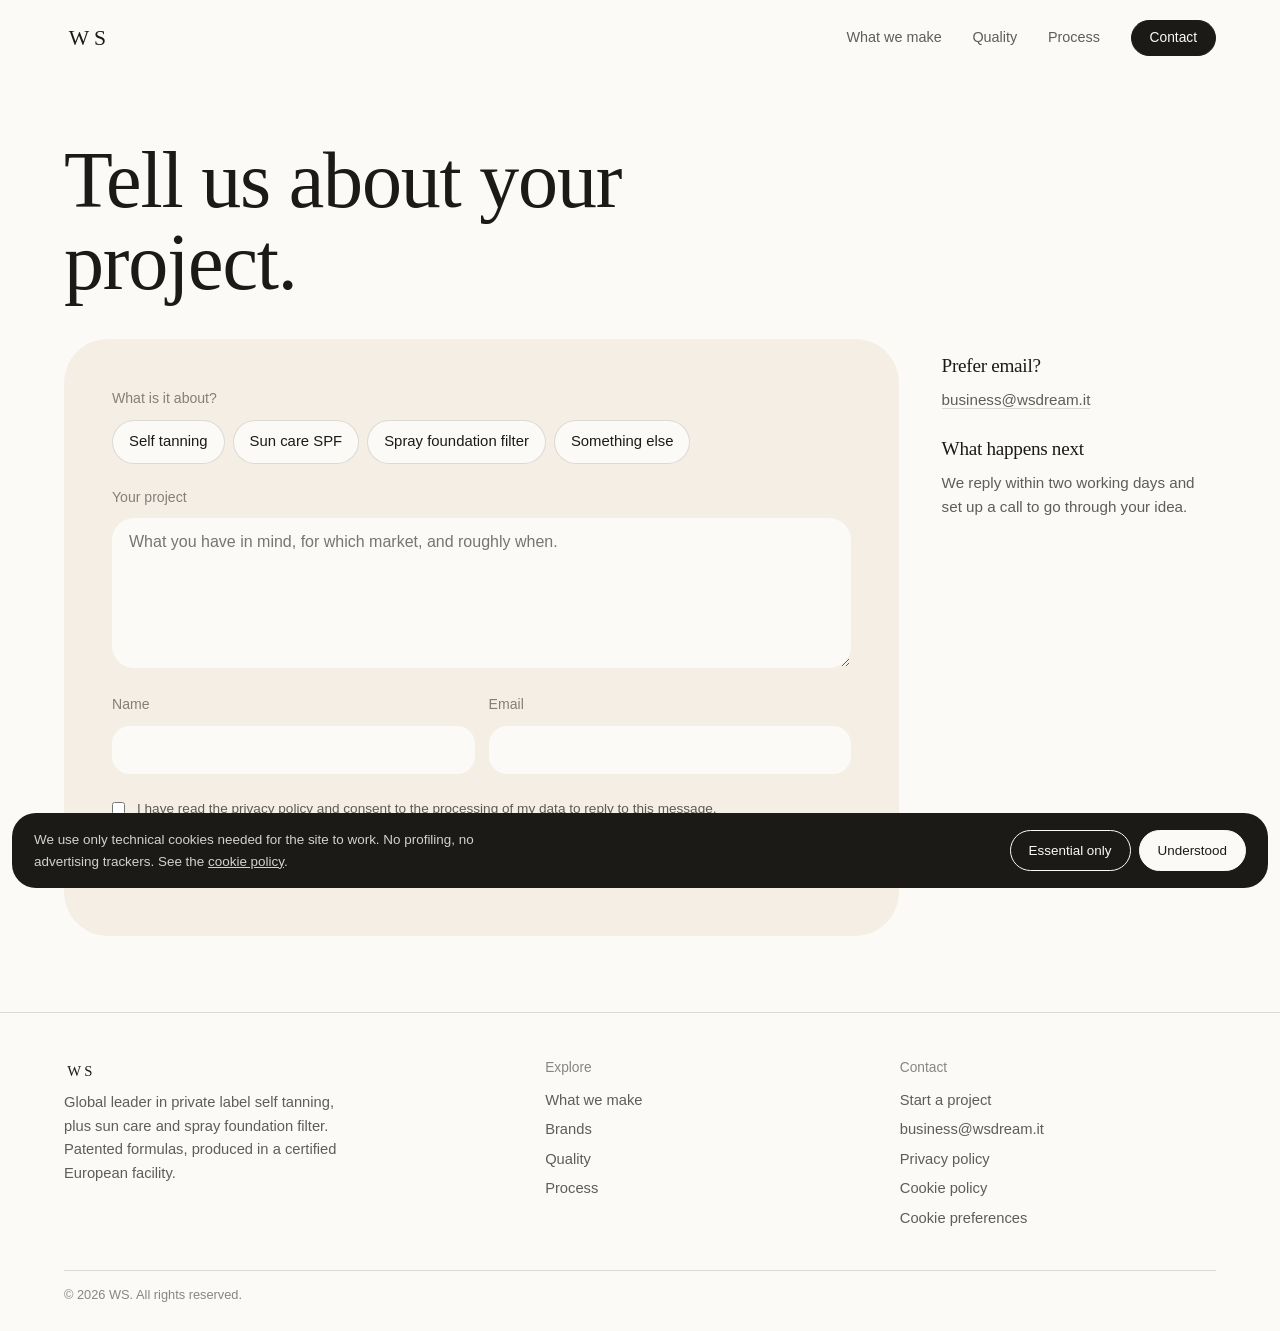
<file: contact.html>
<!DOCTYPE html>
<html lang="en">
<head>
<meta charset="utf-8">
<meta name="viewport" content="width=device-width, initial-scale=1">
<title>WS · Tell us about your project</title>
<meta name="description" content="Tell WS about your self tanning, sun care or spray foundation project. We will get back to you to discuss it.">
<meta property="og:title" content="WS · Tell us about your project">
<meta property="og:description" content="Tell WS about your self tanning, sun care or spray foundation project. We will get back to you to discuss it.">
<meta property="og:type" content="website">
<meta name="theme-color" content="#FCFAF6">
<style>/* ==========================================================
   WS · foglio di stile
   Avorio, ambra, forme fluide. Mobile first.
   ========================================================== */

:root{
  --paper:#FCFAF6;
  --paper-2:#F4EEE4;
  --amber:#B57F35;
  --amber-soft:#E6D3B4;
  --tan:#8C5E28;
  --ink:#1C1A17;
  --ink-70:rgba(28,26,23,.7);
  --ink-50:rgba(28,26,23,.52);
  --rule:rgba(28,26,23,.14);

  --serif:Georgia,"Iowan Old Style","Times New Roman",Times,serif;
  --sans:-apple-system,BlinkMacSystemFont,"Segoe UI",Roboto,Helvetica,Arial,sans-serif;

  --gut:clamp(20px,5vw,72px);
  --sec:clamp(56px,8vw,116px);
  --maxw:1400px;
  --ease:cubic-bezier(.22,.8,.25,1);
}

*{box-sizing:border-box;margin:0;padding:0}
html{-webkit-text-size-adjust:100%;scroll-behavior:smooth}
body{
  background:var(--paper);color:var(--ink);
  font-family:var(--sans);
  font-size:clamp(15px,.5vw + 13.5px,16.5px);
  line-height:1.6;-webkit-font-smoothing:antialiased;
  overflow-x:hidden;
  padding-top:var(--head-h,64px);
}
img{display:block;max-width:100%;height:auto}
a{color:inherit;text-decoration:none}
button{font:inherit;color:inherit;background:none;border:0;cursor:pointer}
::selection{background:var(--amber);color:var(--paper)}
:focus-visible{outline:2px solid var(--amber);outline-offset:3px}
.sr{position:absolute;width:1px;height:1px;overflow:hidden;clip:rect(0 0 0 0);white-space:nowrap}

.shell{width:100%;max-width:var(--maxw);margin:0 auto;padding-left:var(--gut);padding-right:var(--gut)}

/* ---------- tipografia ---------- */
h1,h2,h3{font-family:var(--serif);font-weight:400;letter-spacing:-.015em}
.d1{font-size:clamp(2.3rem,7.6vw,5rem);line-height:1.02}
.d2{font-size:clamp(1.9rem,4.2vw,3.2rem);line-height:1.06;max-width:18ch}
.d3{font-size:clamp(1.2rem,1vw + .9rem,1.55rem);line-height:1.2}
.lede{font-size:clamp(1.02rem,.5vw + .9rem,1.18rem);line-height:1.5;color:var(--ink-70);max-width:44ch}
.small{font-size:.88rem;color:var(--ink-50)}
.eyebrow{font-size:.68rem;letter-spacing:.24em;text-transform:uppercase;color:var(--amber);font-weight:500}

/* ---------- testata ---------- */
.head{position:fixed;top:0;left:0;right:0;z-index:60;background:rgba(252,250,246,.84);backdrop-filter:blur(14px);-webkit-backdrop-filter:blur(14px);border-bottom:1px solid transparent;transition:border-color .4s ease}
.head.stuck{border-bottom-color:var(--rule)}
.head .in{display:flex;align-items:center;justify-content:space-between;height:var(--head-h,64px);gap:24px}
.logo{font-family:var(--serif);font-size:1.35rem;letter-spacing:.22em;padding-left:.22em}
.nav{display:flex;align-items:center;gap:clamp(18px,2.4vw,34px)}
.nav .nl{display:none;font-size:.9rem;color:var(--ink-70);transition:color .25s}
.nav .nl:hover{color:var(--ink)}
@media(min-width:880px){:root{--head-h:76px}.nav .nl{display:inline}}

/* ---------- pulsanti ---------- */
.pill{display:inline-flex;align-items:center;justify-content:center;gap:10px;border-radius:999px;padding:13px 24px;font-size:.93rem;line-height:1.2;border:1px solid var(--ink);transition:background .3s,color .3s,border-color .3s}
.pill:hover{background:var(--ink);color:var(--paper)}
.pill-fill{background:var(--ink);color:var(--paper)}
.pill-fill:hover{background:var(--amber);border-color:var(--amber)}
.pill-sm{padding:9px 18px;font-size:.86rem}
.link-u{border-bottom:1px solid var(--rule);transition:border-color .25s}
.link-u:hover{border-color:var(--amber)}

/* ---------- sezioni ---------- */
.sec{padding:var(--sec) 0}
.sec-hd .d2{max-width:none}
.sec-hd{display:flex;flex-wrap:wrap;align-items:flex-end;justify-content:space-between;gap:16px 40px;margin-bottom:clamp(24px,3.4vw,48px)}

/* ---------- apertura ---------- */
.hero{position:relative;overflow:hidden;padding:clamp(28px,5vw,64px) 0 clamp(36px,6vw,84px)}
.hero .in{display:grid;grid-template-columns:1fr;gap:clamp(34px,5vw,72px);align-items:center}
.hero h1 .ln{display:block}
.rot{display:block;position:relative;height:1.14em;overflow:hidden;margin:-.02em 0 -.1em}
.rot span{position:absolute;left:0;top:0;white-space:nowrap;transform:translateY(110%);transition:transform .8s var(--ease)}
.rot span.on{transform:translateY(0)}
.rot span.out{transform:translateY(-110%)}
.hero .lede{margin-top:clamp(18px,2vw,26px)}
.hero .cta{margin-top:clamp(22px,3vw,34px);display:flex;flex-wrap:wrap;gap:12px;align-items:center}

.stage{position:relative;width:min(88%,520px);margin:0 auto}
.stage::before{content:"";position:absolute;inset:6% -8% -6% 10%;background:var(--amber-soft);border-radius:44% 56% 62% 38% / 42% 44% 56% 58%;animation:morph 18s ease-in-out infinite alternate-reverse}
.blob{position:relative;aspect-ratio:4/5;overflow:hidden;border-radius:58% 42% 46% 54% / 48% 56% 44% 52%;animation:morph 14s ease-in-out infinite alternate;background:var(--paper-2)}
.blob img{width:100%;height:100%;object-fit:cover;object-position:60% 30%}
@keyframes morph{
  0%{border-radius:58% 42% 46% 54% / 48% 56% 44% 52%}
  50%{border-radius:42% 58% 60% 40% / 56% 42% 58% 44%}
  100%{border-radius:50% 50% 38% 62% / 40% 60% 40% 60%}
}
.seal{position:absolute;left:0;bottom:4%;width:clamp(104px,14vw,142px);aspect-ratio:1;border-radius:50%;background:var(--ink);color:var(--paper);display:grid;place-items:center}
.seal svg{position:absolute;inset:0;width:100%;height:100%;animation:spin 32s linear infinite}
.seal text{font-family:var(--sans);font-size:9.4px;letter-spacing:.14em;fill:var(--paper)}
.seal b{font-family:var(--serif);font-weight:400;font-size:1.5rem;letter-spacing:.14em;padding-left:.14em}
@keyframes spin{to{transform:rotate(360deg)}}
@media(min-width:900px){
  .hero .in{grid-template-columns:minmax(0,1.2fr) minmax(0,.8fr)}
  .stage{margin:0 0 0 auto}
  .seal{left:-6%}
}

/* ---------- cosa facciamo ---------- */
.tabs{display:flex;gap:8px;overflow-x:auto;scrollbar-width:none;margin:0 calc(var(--gut) * -1) clamp(18px,2.6vw,32px);padding:2px var(--gut)}
.tabs::-webkit-scrollbar{display:none}
.tab{flex:0 0 auto;border:1px solid var(--rule);border-radius:999px;padding:11px 20px;font-size:.95rem;white-space:nowrap;transition:background .3s,color .3s,border-color .3s}
.tab:hover{border-color:var(--ink)}
.tab[aria-selected="true"]{background:var(--ink);border-color:var(--ink);color:var(--paper)}
@media(min-width:700px){.tabs{margin-left:0;margin-right:0;padding:2px 0}}

.panel{display:grid;grid-template-columns:1fr;gap:clamp(22px,4vw,64px);align-items:center}
.panel[hidden]{display:none}
.panel.fade{animation:panelIn .6s var(--ease)}
@keyframes panelIn{from{opacity:0;transform:translateY(10px)}to{opacity:1;transform:none}}
@media(min-width:900px){.panel{grid-template-columns:minmax(0,1.05fr) minmax(0,.95fr)}}
.vis{position:relative;aspect-ratio:5/4;border-radius:clamp(26px,4vw,48px);overflow:hidden;background:var(--paper-2)}
.vis img{width:100%;height:100%;object-fit:cover;object-position:50% 40%}
.panel h3{font-size:clamp(1.7rem,3.4vw,2.6rem);line-height:1.08;max-width:16ch}
.panel p{margin:14px 0 20px;color:var(--ink-70);max-width:40ch}
.chips{list-style:none;display:flex;flex-wrap:wrap;gap:8px}
.chips li{border:1px solid var(--rule);border-radius:999px;padding:7px 14px;font-size:.86rem;color:var(--ink-70)}
.lead-tag{display:inline-block;margin-bottom:12px;font-size:.84rem;color:var(--amber)}

/* sfumature */
.shades{margin-top:22px;padding-top:18px;border-top:1px solid var(--rule)}
.sh-l{display:block;font-size:.84rem;color:var(--ink-50);margin-bottom:12px}
.sw{list-style:none;display:grid;grid-template-columns:repeat(5,minmax(0,1fr));gap:12px 6px;max-width:430px}
.sw li{display:flex;flex-direction:column;align-items:center;gap:8px;text-align:center;font-size:clamp(.7rem,1.8vw,.78rem);line-height:1.2;color:var(--ink-70)}
.sw i{position:relative;display:grid;place-items:center;width:clamp(32px,9vw,40px);height:clamp(32px,9vw,40px);border-radius:50%;background:var(--c);box-shadow:inset 0 0 0 1px rgba(28,26,23,.08)}
.sw i.clear{background:radial-gradient(circle at 35% 30%,#fff 0 18%,rgba(255,255,255,0) 40%),rgba(230,211,180,.25);box-shadow:inset 0 0 0 1px rgba(181,127,53,.45)}
.sw i.exp b{font-family:var(--serif);font-weight:400;font-size:.8rem;color:var(--paper)}

/* tre in uno, brevetto */
.trio{display:flex;flex-wrap:wrap;align-items:center;gap:8px;margin:18px 0 8px}
.trio span{background:var(--amber-soft);border-radius:999px;padding:9px 16px;font-size:.95rem}
.trio i{font-style:normal;color:var(--amber);font-size:1.1rem}
.panel .trio-cap{margin:0;font-size:.9rem;color:var(--ink-50)}
.pat{position:absolute;right:clamp(12px,2vw,22px);top:clamp(12px,2vw,22px);width:clamp(84px,9vw,110px);aspect-ratio:1;border-radius:50%;background:var(--ink);display:grid;place-items:center}
.pat svg{position:absolute;inset:0;width:100%;height:100%}
.pat text{font-family:var(--sans);font-size:9.6px;letter-spacing:.12em;fill:var(--paper)}
.pat .star{position:relative;inset:auto;width:30%;height:30%;fill:var(--amber-soft)}
.also{margin-top:18px;font-size:.92rem;color:var(--ink-50)}
.also a{color:var(--ink);border-bottom:1px solid var(--rule);transition:border-color .25s}
.also a:hover{border-color:var(--amber)}

/* ---------- marchi ---------- */
.marq{overflow:hidden;-webkit-mask-image:linear-gradient(90deg,transparent,#000 5%,#000 95%,transparent);mask-image:linear-gradient(90deg,transparent,#000 5%,#000 95%,transparent)}
.track{display:flex;width:max-content;gap:clamp(12px,1.4vw,22px);animation:slide 64s linear infinite}
@keyframes slide{from{transform:translate3d(0,0,0)}to{transform:translate3d(-50%,0,0)}}
.cc{flex:0 0 auto;width:clamp(180px,42vw,270px)}
.cc:nth-child(even){margin-top:clamp(18px,3vw,44px)}
.cc .ph{aspect-ratio:3/4;overflow:hidden;background:var(--paper-2);border-radius:clamp(20px,2.4vw,30px)}
.cc .ph img{width:100%;height:100%;object-fit:cover;transition:transform 1.1s var(--ease)}
.cc:hover .ph img{transform:scale(1.05)}
.cc .cap{display:flex;justify-content:space-between;gap:10px;margin-top:10px;padding:0 4px;font-size:.88rem}
.cc .cap b{font-family:var(--serif);font-weight:400;font-size:1rem}
.cc .cap span{color:var(--ink-50)}

/* ---------- qualita ---------- */
.q{background:var(--ink);color:var(--paper);border-radius:clamp(28px,5vw,64px);margin:0 clamp(8px,1.4vw,20px)}
.q .top{display:grid;grid-template-columns:1fr;gap:clamp(22px,4vw,64px);align-items:end;margin-bottom:clamp(30px,5vw,64px)}
@media(min-width:900px){.q .top{grid-template-columns:minmax(0,1fr) minmax(0,.9fr)}}
.q .d2{max-width:14ch}
.q .lede{color:rgba(252,250,246,.72)}
.facts{list-style:none;display:grid;grid-template-columns:1fr;gap:10px;margin-bottom:clamp(34px,5vw,64px)}
@media(min-width:700px){.facts{grid-template-columns:repeat(3,minmax(0,1fr))}}
.facts li{display:flex;align-items:center;gap:14px;padding:13px 20px;border-radius:999px;background:rgba(252,250,246,.07)}
.facts svg{flex:0 0 auto;width:26px;height:26px;stroke:var(--amber-soft);fill:none;stroke-width:1.4}

.seals{display:grid;grid-auto-flow:column;grid-auto-columns:44%;gap:12px;overflow-x:auto;scroll-snap-type:x mandatory;scrollbar-width:none;margin:0 calc(var(--gut) * -1);padding:0 var(--gut);scroll-padding:0 var(--gut)}
.seals::-webkit-scrollbar{display:none}
.seals .seal-c{scroll-snap-align:start}
@media(min-width:620px){.seals{grid-auto-flow:row;grid-auto-columns:auto;overflow:visible;margin:0;padding:0;gap:clamp(10px,1.6vw,22px)}}
@media(min-width:620px){.seals{grid-template-columns:repeat(4,minmax(0,1fr))}}
@media(min-width:1100px){.seals{grid-template-columns:repeat(8,minmax(0,1fr))}}
.seal-c{perspective:900px;aspect-ratio:1;width:100%}
.seal-c .inner{display:block;position:relative;width:100%;height:100%;transition:transform .8s var(--ease);transform-style:preserve-3d}
.seal-c.flip .inner{transform:rotateY(180deg)}
@media(hover:hover){.seal-c:hover .inner{transform:rotateY(180deg)}}
.face{display:flex;position:absolute;inset:0;border-radius:50%;display:flex;flex-direction:column;align-items:center;justify-content:center;text-align:center;padding:14%;backface-visibility:hidden;-webkit-backface-visibility:hidden}
.face.fr{border:1px solid rgba(252,250,246,.28)}
.face.fr::before{content:"";position:absolute;inset:7%;border-radius:50%;border:1px dashed rgba(230,211,180,.35)}
.face.fr b{font-family:var(--serif);font-weight:400;font-size:clamp(1.05rem,2.4vw,1.6rem);line-height:1.1}
.face.fr span{margin-top:6px;font-size:clamp(.7rem,1.2vw,.82rem);color:rgba(252,250,246,.62);line-height:1.3}
.face.bk{background:var(--amber);color:var(--paper);transform:rotateY(180deg);font-size:clamp(.72rem,1.3vw,.9rem);line-height:1.35}
.q .foot-l{margin-top:clamp(24px,3vw,40px);display:flex;flex-wrap:wrap;gap:12px 24px;align-items:center;font-size:.88rem;color:rgba(252,250,246,.6)}
.q .pill{border-color:rgba(252,250,246,.4)}
.q .pill:hover{background:var(--paper);color:var(--ink)}

/* ---------- processo ---------- */
.steps{list-style:none;display:grid;grid-template-columns:1fr;gap:10px}
.step{position:relative;border-radius:clamp(22px,3vw,36px);background:var(--paper-2);padding:22px 24px;text-align:left;width:100%;transition:background .5s,flex-grow .7s var(--ease)}
.step .n{font-size:.8rem;color:var(--amber)}
.step h3{font-size:clamp(1.25rem,1.4vw + .8rem,1.8rem);margin:6px 0 6px}
.step p{color:var(--ink-70);max-width:30ch;font-size:.95rem}
@media(min-width:880px){
  .steps{display:flex;gap:12px;height:clamp(300px,30vw,380px)}
  .steps li{display:flex;flex:1 1 0;min-width:0;transition:flex-grow .7s var(--ease)}
  .steps li.on{flex-grow:2.3}
  .step{display:flex;flex-direction:column;justify-content:space-between;padding:clamp(24px,2.4vw,34px)}
  .steps li.on .step{background:var(--amber-soft)}
  .step p{opacity:0;max-height:0;overflow:hidden;transition:opacity .4s,max-height .6s var(--ease)}
  .steps li.on .step p{opacity:1;max-height:6em;transition-delay:.15s}
  .step h3{margin-bottom:0}
}

/* ---------- chiusura, compatta ---------- */
.close{padding:clamp(8px,2vw,24px) 0 clamp(36px,5vw,64px)}
.close .card{background:var(--paper-2);border-radius:clamp(26px,4vw,48px);padding:clamp(26px,4.4vw,56px);display:grid;grid-template-columns:1fr;gap:18px;align-items:end}
.close .d2{max-width:16ch}
.c-hero .d1{max-width:16ch}
.close p{color:var(--ink-70);margin-top:8px}
.close .acts{display:flex;flex-wrap:wrap;gap:8px;align-items:center}
@media(min-width:900px){.close .card{grid-template-columns:minmax(0,1fr) auto;gap:40px}.close .acts{justify-content:flex-end;max-width:460px}}

/* ---------- contatti ---------- */
.c-hero{padding:clamp(28px,5vw,64px) 0 clamp(20px,3vw,36px)}
.c-hero .lede{margin-top:14px}
.c-wrap{padding-bottom:clamp(40px,6vw,80px)}
.c-grid{display:grid;grid-template-columns:1fr;gap:clamp(18px,3vw,40px);align-items:start}
@media(min-width:900px){.c-grid{grid-template-columns:minmax(0,1.5fr) minmax(0,.5fr)}}
.c-form{background:var(--paper-2);border-radius:clamp(26px,4vw,44px);padding:clamp(22px,4vw,48px)}
.c-form fieldset{border:0;margin-bottom:22px}
.c-form legend,.f label{display:block;font-size:.88rem;color:var(--ink-50);margin-bottom:10px}
.pick{display:flex;flex-wrap:wrap;gap:8px}
.pick label{position:relative;display:inline-flex;border:1px solid var(--rule);border-radius:999px;padding:9px 16px;font-size:.93rem;cursor:pointer;background:var(--paper);transition:background .25s,color .25s,border-color .25s;margin:0;color:var(--ink)}
.pick input{position:absolute;opacity:0;inset:0;cursor:pointer}
.pick label:hover{border-color:var(--ink)}
.pick label.on{background:var(--ink);border-color:var(--ink);color:var(--paper)}
.pick label:has(input:focus-visible){outline:2px solid var(--amber);outline-offset:2px}
.f{margin-bottom:18px}
.f input,.f textarea{width:100%;background:var(--paper);border:1px solid transparent;border-radius:18px;padding:14px 16px;font-family:var(--sans);font-size:1rem;color:var(--ink);transition:border-color .25s}
.f textarea{min-height:150px;resize:vertical;border-radius:22px}
.f input:focus,.f textarea:focus{outline:none;border-color:var(--amber)}
.pair{display:grid;grid-template-columns:1fr;gap:0}
@media(min-width:600px){.pair{grid-template-columns:1fr 1fr;gap:14px}}
.agree{display:flex;gap:12px;align-items:flex-start;font-size:.85rem;color:var(--ink-70);margin:6px 0 22px}
.agree input{margin-top:4px;accent-color:var(--amber)}
.hp{position:absolute;left:-9999px;opacity:0}
.c-side{padding:clamp(4px,1vw,12px) 4px}
.c-side h2{font-size:1.2rem;margin-bottom:6px}
.c-side p{color:var(--ink-70);font-size:.95rem;margin-bottom:22px}

/* ---------- pagine di testo ---------- */
.doc{max-width:70ch;padding:clamp(34px,5vw,70px) 0 var(--sec)}
.doc h2{margin:clamp(26px,3vw,42px) 0 12px;font-size:clamp(1.15rem,1vw + .9rem,1.45rem)}
.doc p,.doc li{color:var(--ink-70);margin-bottom:12px}
.doc ul{margin:0 0 12px 20px}
.doc table{width:100%;border-collapse:collapse;margin:16px 0;font-size:.9rem}
.doc th,.doc td{text-align:left;padding:11px 10px;border-bottom:1px solid var(--rule);vertical-align:top}
.doc th{font-size:.62rem;letter-spacing:.16em;text-transform:uppercase;color:var(--ink-50);font-weight:500}

/* ---------- piede ---------- */
.foot{border-top:1px solid var(--rule);padding:clamp(28px,3.4vw,48px) 0 clamp(18px,2vw,26px)}
.foot .g{display:grid;grid-template-columns:1fr 1fr;gap:22px clamp(22px,3vw,48px)}
.foot .g > div:first-child{grid-column:1 / -1}
@media(min-width:820px){.foot .g{grid-template-columns:1.4fr 1fr 1fr}.foot .g > div:first-child{grid-column:auto}}
.foot h4{font-size:.86rem;color:var(--ink-50);margin-bottom:10px;font-weight:400;font-family:var(--sans)}
.foot a,.foot p{display:block;font-size:.92rem;color:var(--ink-70);margin-bottom:6px;max-width:34ch}
.foot a:hover{color:var(--amber)}
.foot .logo{display:inline-block;color:var(--ink);margin-bottom:8px}
.foot .bot{margin-top:clamp(20px,2.6vw,34px);padding-top:14px;border-top:1px solid var(--rule);font-size:.8rem;color:var(--ink-50)}

/* ---------- banner cookie ---------- */
.ck{position:fixed;left:12px;right:12px;bottom:12px;z-index:90;background:var(--ink);color:var(--paper);border-radius:24px;transform:translateY(130%);transition:transform .45s var(--ease)}
.ck.on{transform:translateY(0)}
.ck .in{display:flex;flex-wrap:wrap;gap:14px;align-items:center;justify-content:space-between;padding:16px 22px}
.ck p{font-size:.84rem;opacity:.82;max-width:66ch}
.ck a{text-decoration:underline}
.ck .bs{display:flex;gap:8px;flex-wrap:wrap}
.ck button{font-size:.84rem;padding:9px 18px;border-radius:999px;border:1px solid var(--paper);color:var(--paper)}
.ck button.pri{background:var(--paper);color:var(--ink)}
.ck button:hover{opacity:.78}

@media(prefers-reduced-motion:reduce){
  html{scroll-behavior:auto}
  .blob,.stage::before,.seal svg,.track{animation:none}
  .marq{overflow-x:auto}
  .rot span,.seal-c .inner,.step,.steps li,.step p,.panel.fade{transition:none;animation:none}
}
</style>
</head>
<body>

<header class="head">
  <div class="shell in">
    <a class="logo" href="index.html" aria-label="WS home">WS</a>
    <nav class="nav" aria-label="Main">
      <a class="nl" href="index.html#make">What we make</a>
      <a class="nl" href="index.html#quality">Quality</a>
      <a class="nl" href="index.html#how">Process</a>
      <a class="pill pill-sm pill-fill" href="contact.html">Contact</a>
    </nav>
  </div>
</header>

<main>
<section class="c-hero">
  <div class="shell">
    <h1 class="d1">Tell us about your project.</h1>
  </div>
</section>

<section class="c-wrap">
  <div class="shell">
    <div class="c-grid">
      <form id="ws-form" class="c-form" method="POST" action="#">
        <input type="text" name="_honey" class="hp" tabindex="-1" autocomplete="off" aria-hidden="true">
        <input type="hidden" name="_subject" value="WS website enquiry">
        <input type="hidden" name="_captcha" value="false">
        <input type="hidden" name="_template" value="table">
        <input type="hidden" name="Interest" value="">

        <fieldset>
          <legend>What is it about?</legend>
          <div class="pick">
            <label><input type="checkbox" value="Self tanning" data-topic="self-tanning">Self tanning</label>
            <label><input type="checkbox" value="Sun care SPF" data-topic="sun-care">Sun care SPF</label>
            <label><input type="checkbox" value="Spray foundation filter" data-topic="spray-foundation">Spray foundation filter</label>
            <label><input type="checkbox" value="Something else" data-topic="other">Something else</label>
          </div>
        </fieldset>

        <div class="f">
          <label for="m">Your project</label>
          <textarea id="m" name="Message" required placeholder="What you have in mind, for which market, and roughly when."></textarea>
        </div>

        <div class="pair">
          <div class="f"><label for="n">Name</label><input id="n" name="Name" type="text" required autocomplete="name"></div>
          <div class="f"><label for="e">Email</label><input id="e" name="Email" type="email" required autocomplete="email"></div>
        </div>

        <label class="agree">
          <input type="checkbox" required>
          <span>I have read the <a href="privacy.html" class="link-u">privacy policy</a> and consent to the processing of my data to reply to this message.</span>
        </label>

        <button class="pill pill-fill" type="submit">Send</button>
      </form>

      <aside class="c-side">
        <h2>Prefer email?</h2>
        <p><a data-mail class="link-u" href="#">business@wsdream.it</a></p>
        <h2>What happens next</h2>
        <p>We reply within two working days and set up a call to go through your idea.</p>
      </aside>
    </div>
  </div>
</section>
</main>

<footer class="foot">
  <div class="shell">
    <div class="g">
      <div>
        <a class="logo" href="index.html">WS</a>
        <p>Global leader in private label self tanning, plus sun care and spray foundation filter. Patented formulas, produced in a certified European facility.</p>
      </div>
      <div>
        <h4>Explore</h4>
        <a href="index.html#make">What we make</a>
        <a href="index.html#work">Brands</a>
        <a href="index.html#quality">Quality</a>
        <a href="index.html#how">Process</a>
      </div>
      <div>
        <h4>Contact</h4>
        <a href="contact.html">Start a project</a>
        <a data-mail href="#">business@wsdream.it</a>
        <a href="privacy.html">Privacy policy</a>
        <a href="cookies.html">Cookie policy</a>
        <a href="#" data-ck-open>Cookie preferences</a>
      </div>
    </div>
    <div class="bot">&copy; <span id="yr">2026</span> WS. All rights reserved.</div>
  </div>
</footer>

<div class="ck" role="dialog" aria-label="Cookie notice">
  <div class="shell in">
    <p>We use only technical cookies needed for the site to work. No profiling, no advertising trackers. See the <a href="cookies.html">cookie policy</a>.</p>
    <div class="bs">
      <button type="button" data-ck="essential">Essential only</button>
      <button type="button" class="pri" data-ck="all">Understood</button>
    </div>
  </div>
</div>

<script>/* ==========================================================
   WS · script
   ========================================================== */
(function () {
  "use strict";

  var MB = ["business", "wsdream", "it"];
  function mail() { return MB[0] + "@" + MB[1] + "." + MB[2]; }
  var still = window.matchMedia && window.matchMedia("(prefers-reduced-motion: reduce)").matches;

  function fillMail() {
    var n = document.querySelectorAll("[data-mail]");
    for (var i = 0; i < n.length; i++) {
      if (!n[i].hasAttribute("data-mail-keep")) n[i].textContent = mail();
      if (n[i].tagName === "A") n[i].setAttribute("href", "mailto:" + mail());
    }
  }

  function head() {
    var h = document.querySelector(".head");
    if (!h) return;
    var t = false;
    function run() { h.classList.toggle("stuck", (window.pageYOffset || 0) > 8); t = false; }
    window.addEventListener("scroll", function () { if (!t) { t = true; requestAnimationFrame(run); } }, { passive: true });
    run();
  }

  /* parola che ruota nel titolo */
  function rotator() {
    var r = document.querySelector(".rot");
    if (!r || still) return;
    var w = r.querySelectorAll("span"), i = 0;
    if (w.length < 2) return;
    setInterval(function () {
      if (document.hidden) return;
      var cur = w[i]; i = (i + 1) % w.length; var nxt = w[i];
      cur.classList.remove("on"); cur.classList.add("out");
      nxt.classList.remove("out");
      void nxt.offsetWidth;
      nxt.classList.add("on");
      setTimeout(function () { cur.style.transition = "none"; cur.classList.remove("out"); void cur.offsetWidth; cur.style.transition = ""; }, 850);
    }, 2600);
  }

  /* schede prodotto */
  function tabs() {
    var list = document.querySelector("[role=tablist]");
    if (!list) return;
    var t = list.querySelectorAll("[role=tab]");
    function show(k, focus) {
      for (var i = 0; i < t.length; i++) {
        var on = i === k, p = document.getElementById(t[i].getAttribute("aria-controls"));
        t[i].setAttribute("aria-selected", on ? "true" : "false");
        t[i].tabIndex = on ? 0 : -1;
        if (on) { p.hidden = false; p.classList.remove("fade"); void p.offsetWidth; p.classList.add("fade"); }
        else p.hidden = true;
      }
      if (focus) t[k].focus();
    }
    var jump = document.querySelectorAll("[data-tab]");
    for (var q = 0; q < jump.length; q++) {
      jump[q].addEventListener("click", function () {
        for (var i = 0; i < t.length; i++) if (t[i].id === this.getAttribute("data-tab")) show(i);
      });
    }
    for (var i = 0; i < t.length; i++) {
      (function (k) {
        t[k].addEventListener("click", function () { show(k); });
        t[k].addEventListener("keydown", function (e) {
          if (e.key === "ArrowRight") { e.preventDefault(); show((k + 1) % t.length, true); }
          if (e.key === "ArrowLeft") { e.preventDefault(); show((k - 1 + t.length) % t.length, true); }
        });
      })(i);
    }
  }

  /* sigilli certificazioni, tocco per girare */
  function seals() {
    var s = document.querySelectorAll(".seal-c");
    for (var i = 0; i < s.length; i++) {
      s[i].addEventListener("click", function () {
        var on = this.classList.toggle("flip");
        this.setAttribute("aria-pressed", on ? "true" : "false");
      });
    }
  }

  /* passaggi del processo */
  function steps() {
    var li = document.querySelectorAll(".steps li");
    function act(k) { for (var i = 0; i < li.length; i++) li[i].classList.toggle("on", i === k); }
    for (var i = 0; i < li.length; i++) {
      (function (k) {
        var b = li[k].querySelector(".step");
        li[k].addEventListener("mouseenter", function () { act(k); });
        b.addEventListener("focus", function () { act(k); });
        b.addEventListener("click", function () { act(k); });
      })(i);
    }
  }

  var KEY = "ws_cookie_choice";
  function store(v) {
    try { localStorage.setItem(KEY, v); }
    catch (e) { document.cookie = KEY + "=" + v + ";path=/;max-age=15552000;SameSite=Lax"; }
  }
  function read() {
    try { var v = localStorage.getItem(KEY); if (v) return v; } catch (e) {}
    var m = document.cookie.match(/(?:^|;\s*)ws_cookie_choice=([^;]+)/);
    return m ? m[1] : null;
  }
  function cookies() {
    var b = document.querySelector(".ck");
    if (!b) return;
    if (!read()) setTimeout(function () { b.classList.add("on"); }, 900);
    b.addEventListener("click", function (ev) {
      var t = ev.target.closest("[data-ck]");
      if (!t) return;
      store(t.getAttribute("data-ck"));
      b.classList.remove("on");
    });
    var o = document.querySelectorAll("[data-ck-open]");
    for (var i = 0; i < o.length; i++) {
      o[i].addEventListener("click", function (ev) { ev.preventDefault(); b.classList.add("on"); });
    }
  }

  function form() {
    var f = document.getElementById("ws-form");
    if (!f) return;
    var picks = f.querySelectorAll(".pick input");
    function sync() { for (var i = 0; i < picks.length; i++) picks[i].parentNode.classList.toggle("on", picks[i].checked); }
    var q = (location.search.match(/[?&]topic=([^&]+)/) || [])[1];
    for (var i = 0; i < picks.length; i++) {
      if (q && picks[i].getAttribute("data-topic") === decodeURIComponent(q)) picks[i].checked = true;
      picks[i].addEventListener("change", sync);
    }
    sync();
    f.addEventListener("submit", function (ev) {
      var hp = f.querySelector('input[name="_honey"]');
      if (hp && hp.value !== "") { ev.preventDefault(); return; }
      var chosen = [];
      for (var i = 0; i < picks.length; i++) if (picks[i].checked) chosen.push(picks[i].value);
      var h = f.querySelector('input[name="Interest"]');
      if (h) h.value = chosen.length ? chosen.join(", ") : "Not specified";
      f.setAttribute("action", "https://formsubmit.co/" + mail());
      var b = f.querySelector('button[type="submit"]');
      if (b) { b.textContent = "Sending"; b.disabled = true; }
    });
  }

  function year() {
    var y = document.getElementById("yr");
    if (y) y.textContent = new Date().getFullYear();
  }

  function init() { fillMail(); head(); rotator(); tabs(); seals(); steps(); cookies(); form(); year(); }
  if (document.readyState === "loading") document.addEventListener("DOMContentLoaded", init);
  else init();
})();
</script>
</body>
</html>
</file>
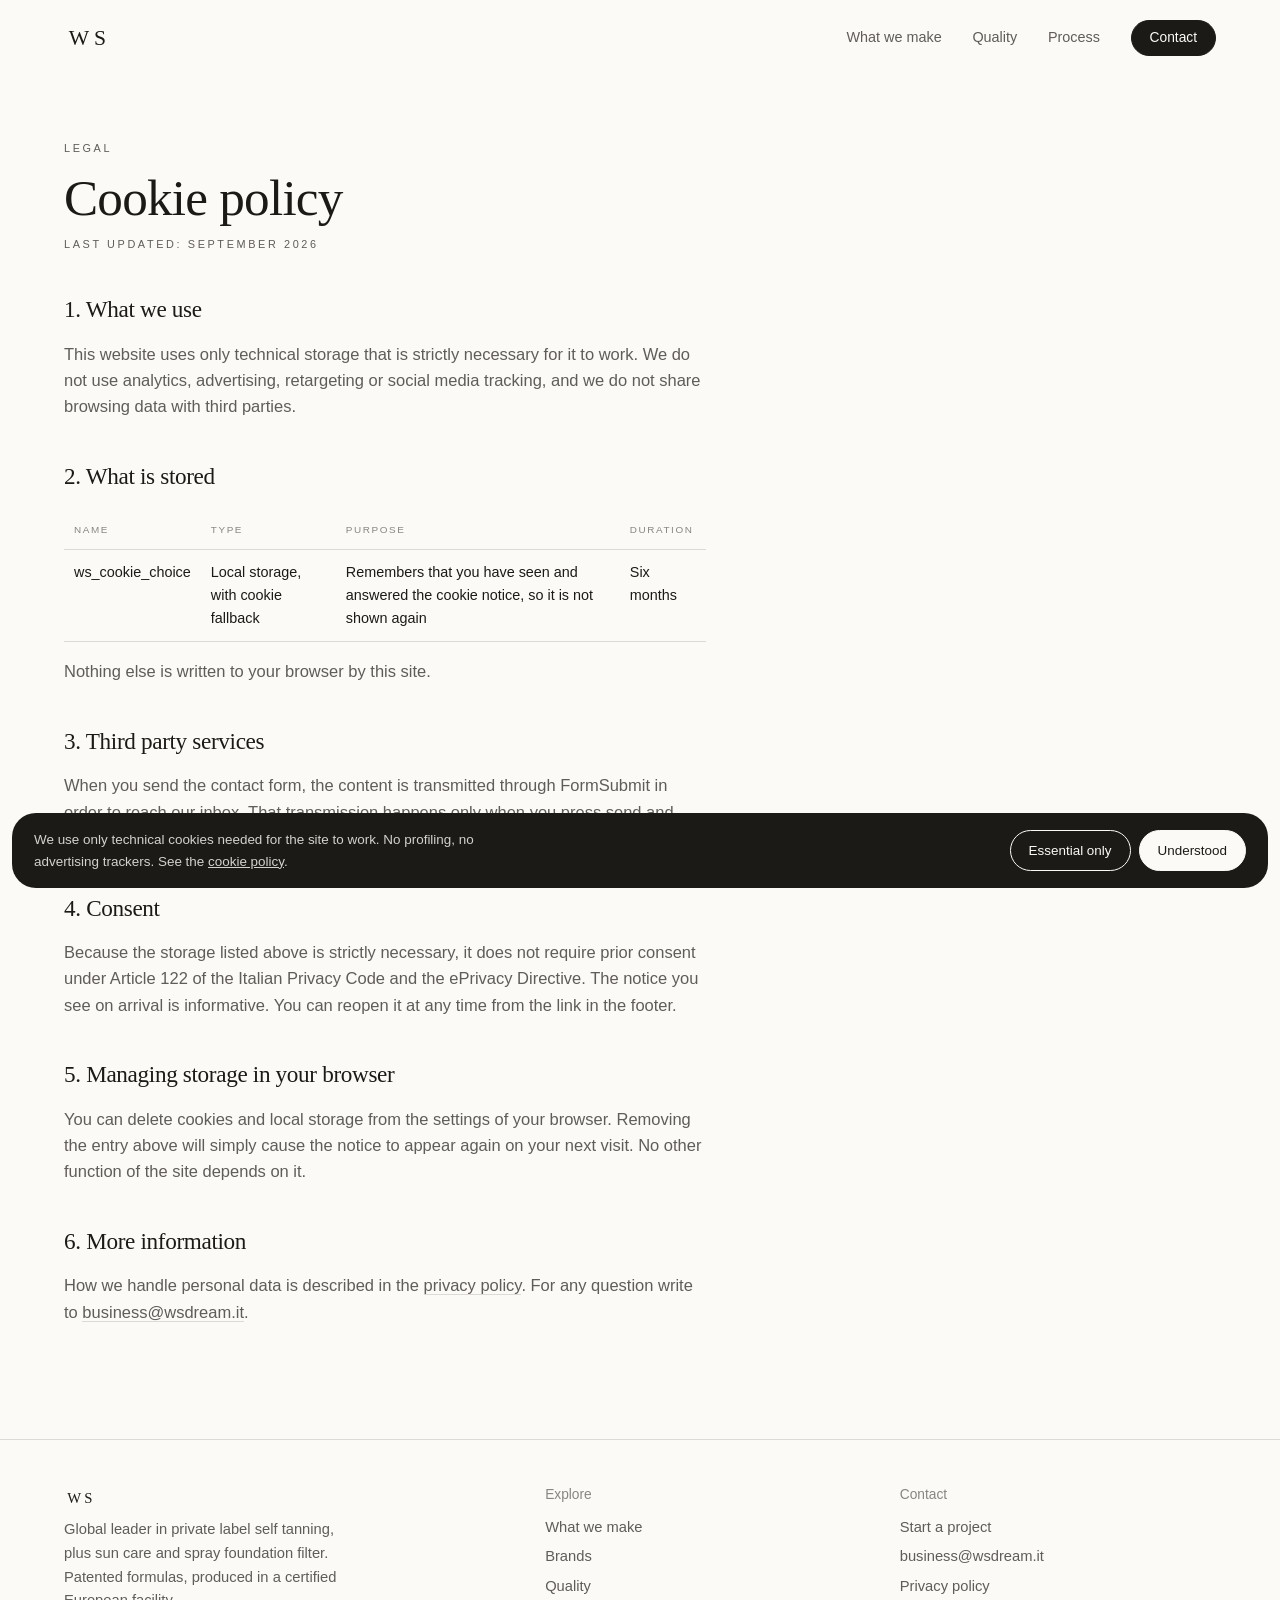
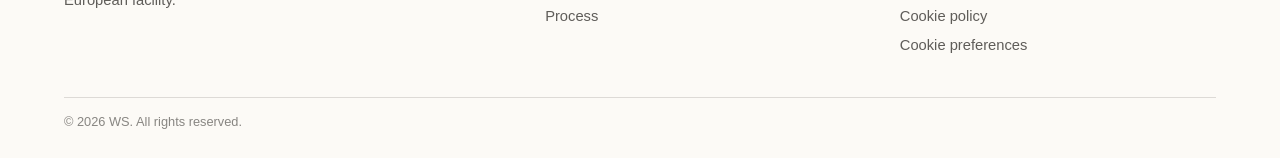
<file: cookies.html>
<!DOCTYPE html>
<html lang="en">
<head>
<meta charset="utf-8">
<meta name="viewport" content="width=device-width, initial-scale=1">
<title>Cookie policy · WS</title>
<meta name="description" content="Which cookies the WS website uses.">
<meta property="og:title" content="Cookie policy · WS">
<meta property="og:description" content="Which cookies the WS website uses.">
<meta property="og:type" content="website">
<meta name="theme-color" content="#FCFAF6">
<style>/* ==========================================================
   WS · foglio di stile
   Avorio, ambra, forme fluide. Mobile first.
   ========================================================== */

:root{
  --paper:#FCFAF6;
  --paper-2:#F4EEE4;
  --amber:#B57F35;
  --amber-soft:#E6D3B4;
  --tan:#8C5E28;
  --ink:#1C1A17;
  --ink-70:rgba(28,26,23,.7);
  --ink-50:rgba(28,26,23,.52);
  --rule:rgba(28,26,23,.14);

  --serif:Georgia,"Iowan Old Style","Times New Roman",Times,serif;
  --sans:-apple-system,BlinkMacSystemFont,"Segoe UI",Roboto,Helvetica,Arial,sans-serif;

  --gut:clamp(20px,5vw,72px);
  --sec:clamp(56px,8vw,116px);
  --maxw:1400px;
  --ease:cubic-bezier(.22,.8,.25,1);
}

*{box-sizing:border-box;margin:0;padding:0}
html{-webkit-text-size-adjust:100%;scroll-behavior:smooth}
body{
  background:var(--paper);color:var(--ink);
  font-family:var(--sans);
  font-size:clamp(15px,.5vw + 13.5px,16.5px);
  line-height:1.6;-webkit-font-smoothing:antialiased;
  overflow-x:hidden;
  padding-top:var(--head-h,64px);
}
img{display:block;max-width:100%;height:auto}
a{color:inherit;text-decoration:none}
button{font:inherit;color:inherit;background:none;border:0;cursor:pointer}
::selection{background:var(--amber);color:var(--paper)}
:focus-visible{outline:2px solid var(--amber);outline-offset:3px}
.sr{position:absolute;width:1px;height:1px;overflow:hidden;clip:rect(0 0 0 0);white-space:nowrap}

.shell{width:100%;max-width:var(--maxw);margin:0 auto;padding-left:var(--gut);padding-right:var(--gut)}

/* ---------- tipografia ---------- */
h1,h2,h3{font-family:var(--serif);font-weight:400;letter-spacing:-.015em}
.d1{font-size:clamp(2.3rem,7.6vw,5rem);line-height:1.02}
.d2{font-size:clamp(1.9rem,4.2vw,3.2rem);line-height:1.06;max-width:18ch}
.d3{font-size:clamp(1.2rem,1vw + .9rem,1.55rem);line-height:1.2}
.lede{font-size:clamp(1.02rem,.5vw + .9rem,1.18rem);line-height:1.5;color:var(--ink-70);max-width:44ch}
.small{font-size:.88rem;color:var(--ink-50)}
.eyebrow{font-size:.68rem;letter-spacing:.24em;text-transform:uppercase;color:var(--amber);font-weight:500}

/* ---------- testata ---------- */
.head{position:fixed;top:0;left:0;right:0;z-index:60;background:rgba(252,250,246,.84);backdrop-filter:blur(14px);-webkit-backdrop-filter:blur(14px);border-bottom:1px solid transparent;transition:border-color .4s ease}
.head.stuck{border-bottom-color:var(--rule)}
.head .in{display:flex;align-items:center;justify-content:space-between;height:var(--head-h,64px);gap:24px}
.logo{font-family:var(--serif);font-size:1.35rem;letter-spacing:.22em;padding-left:.22em}
.nav{display:flex;align-items:center;gap:clamp(18px,2.4vw,34px)}
.nav .nl{display:none;font-size:.9rem;color:var(--ink-70);transition:color .25s}
.nav .nl:hover{color:var(--ink)}
@media(min-width:880px){:root{--head-h:76px}.nav .nl{display:inline}}

/* ---------- pulsanti ---------- */
.pill{display:inline-flex;align-items:center;justify-content:center;gap:10px;border-radius:999px;padding:13px 24px;font-size:.93rem;line-height:1.2;border:1px solid var(--ink);transition:background .3s,color .3s,border-color .3s}
.pill:hover{background:var(--ink);color:var(--paper)}
.pill-fill{background:var(--ink);color:var(--paper)}
.pill-fill:hover{background:var(--amber);border-color:var(--amber)}
.pill-sm{padding:9px 18px;font-size:.86rem}
.link-u{border-bottom:1px solid var(--rule);transition:border-color .25s}
.link-u:hover{border-color:var(--amber)}

/* ---------- sezioni ---------- */
.sec{padding:var(--sec) 0}
.sec-hd .d2{max-width:none}
.sec-hd{display:flex;flex-wrap:wrap;align-items:flex-end;justify-content:space-between;gap:16px 40px;margin-bottom:clamp(24px,3.4vw,48px)}

/* ---------- apertura ---------- */
.hero{position:relative;overflow:hidden;padding:clamp(28px,5vw,64px) 0 clamp(36px,6vw,84px)}
.hero .in{display:grid;grid-template-columns:1fr;gap:clamp(34px,5vw,72px);align-items:center}
.hero h1 .ln{display:block}
.rot{display:block;position:relative;height:1.14em;overflow:hidden;margin:-.02em 0 -.1em}
.rot span{position:absolute;left:0;top:0;white-space:nowrap;transform:translateY(110%);transition:transform .8s var(--ease)}
.rot span.on{transform:translateY(0)}
.rot span.out{transform:translateY(-110%)}
.hero .lede{margin-top:clamp(18px,2vw,26px)}
.hero .cta{margin-top:clamp(22px,3vw,34px);display:flex;flex-wrap:wrap;gap:12px;align-items:center}

.stage{position:relative;width:min(88%,520px);margin:0 auto}
.stage::before{content:"";position:absolute;inset:6% -8% -6% 10%;background:var(--amber-soft);border-radius:44% 56% 62% 38% / 42% 44% 56% 58%;animation:morph 18s ease-in-out infinite alternate-reverse}
.blob{position:relative;aspect-ratio:4/5;overflow:hidden;border-radius:58% 42% 46% 54% / 48% 56% 44% 52%;animation:morph 14s ease-in-out infinite alternate;background:var(--paper-2)}
.blob img{width:100%;height:100%;object-fit:cover;object-position:60% 30%}
@keyframes morph{
  0%{border-radius:58% 42% 46% 54% / 48% 56% 44% 52%}
  50%{border-radius:42% 58% 60% 40% / 56% 42% 58% 44%}
  100%{border-radius:50% 50% 38% 62% / 40% 60% 40% 60%}
}
.seal{position:absolute;left:0;bottom:4%;width:clamp(104px,14vw,142px);aspect-ratio:1;border-radius:50%;background:var(--ink);color:var(--paper);display:grid;place-items:center}
.seal svg{position:absolute;inset:0;width:100%;height:100%;animation:spin 32s linear infinite}
.seal text{font-family:var(--sans);font-size:9.4px;letter-spacing:.14em;fill:var(--paper)}
.seal b{font-family:var(--serif);font-weight:400;font-size:1.5rem;letter-spacing:.14em;padding-left:.14em}
@keyframes spin{to{transform:rotate(360deg)}}
@media(min-width:900px){
  .hero .in{grid-template-columns:minmax(0,1.2fr) minmax(0,.8fr)}
  .stage{margin:0 0 0 auto}
  .seal{left:-6%}
}

/* ---------- cosa facciamo ---------- */
.tabs{display:flex;gap:8px;overflow-x:auto;scrollbar-width:none;margin:0 calc(var(--gut) * -1) clamp(18px,2.6vw,32px);padding:2px var(--gut)}
.tabs::-webkit-scrollbar{display:none}
.tab{flex:0 0 auto;border:1px solid var(--rule);border-radius:999px;padding:11px 20px;font-size:.95rem;white-space:nowrap;transition:background .3s,color .3s,border-color .3s}
.tab:hover{border-color:var(--ink)}
.tab[aria-selected="true"]{background:var(--ink);border-color:var(--ink);color:var(--paper)}
@media(min-width:700px){.tabs{margin-left:0;margin-right:0;padding:2px 0}}

.panel{display:grid;grid-template-columns:1fr;gap:clamp(22px,4vw,64px);align-items:center}
.panel[hidden]{display:none}
.panel.fade{animation:panelIn .6s var(--ease)}
@keyframes panelIn{from{opacity:0;transform:translateY(10px)}to{opacity:1;transform:none}}
@media(min-width:900px){.panel{grid-template-columns:minmax(0,1.05fr) minmax(0,.95fr)}}
.vis{position:relative;aspect-ratio:5/4;border-radius:clamp(26px,4vw,48px);overflow:hidden;background:var(--paper-2)}
.vis img{width:100%;height:100%;object-fit:cover;object-position:50% 40%}
.panel h3{font-size:clamp(1.7rem,3.4vw,2.6rem);line-height:1.08;max-width:16ch}
.panel p{margin:14px 0 20px;color:var(--ink-70);max-width:40ch}
.chips{list-style:none;display:flex;flex-wrap:wrap;gap:8px}
.chips li{border:1px solid var(--rule);border-radius:999px;padding:7px 14px;font-size:.86rem;color:var(--ink-70)}
.lead-tag{display:inline-block;margin-bottom:12px;font-size:.84rem;color:var(--amber)}

/* sfumature */
.shades{margin-top:22px;padding-top:18px;border-top:1px solid var(--rule)}
.sh-l{display:block;font-size:.84rem;color:var(--ink-50);margin-bottom:12px}
.sw{list-style:none;display:grid;grid-template-columns:repeat(5,minmax(0,1fr));gap:12px 6px;max-width:430px}
.sw li{display:flex;flex-direction:column;align-items:center;gap:8px;text-align:center;font-size:clamp(.7rem,1.8vw,.78rem);line-height:1.2;color:var(--ink-70)}
.sw i{position:relative;display:grid;place-items:center;width:clamp(32px,9vw,40px);height:clamp(32px,9vw,40px);border-radius:50%;background:var(--c);box-shadow:inset 0 0 0 1px rgba(28,26,23,.08)}
.sw i.clear{background:radial-gradient(circle at 35% 30%,#fff 0 18%,rgba(255,255,255,0) 40%),rgba(230,211,180,.25);box-shadow:inset 0 0 0 1px rgba(181,127,53,.45)}
.sw i.exp b{font-family:var(--serif);font-weight:400;font-size:.8rem;color:var(--paper)}

/* tre in uno, brevetto */
.trio{display:flex;flex-wrap:wrap;align-items:center;gap:8px;margin:18px 0 8px}
.trio span{background:var(--amber-soft);border-radius:999px;padding:9px 16px;font-size:.95rem}
.trio i{font-style:normal;color:var(--amber);font-size:1.1rem}
.panel .trio-cap{margin:0;font-size:.9rem;color:var(--ink-50)}
.pat{position:absolute;right:clamp(12px,2vw,22px);top:clamp(12px,2vw,22px);width:clamp(84px,9vw,110px);aspect-ratio:1;border-radius:50%;background:var(--ink);display:grid;place-items:center}
.pat svg{position:absolute;inset:0;width:100%;height:100%}
.pat text{font-family:var(--sans);font-size:9.6px;letter-spacing:.12em;fill:var(--paper)}
.pat .star{position:relative;inset:auto;width:30%;height:30%;fill:var(--amber-soft)}
.also{margin-top:18px;font-size:.92rem;color:var(--ink-50)}
.also a{color:var(--ink);border-bottom:1px solid var(--rule);transition:border-color .25s}
.also a:hover{border-color:var(--amber)}

/* ---------- marchi ---------- */
.marq{overflow:hidden;-webkit-mask-image:linear-gradient(90deg,transparent,#000 5%,#000 95%,transparent);mask-image:linear-gradient(90deg,transparent,#000 5%,#000 95%,transparent)}
.track{display:flex;width:max-content;gap:clamp(12px,1.4vw,22px);animation:slide 64s linear infinite}
@keyframes slide{from{transform:translate3d(0,0,0)}to{transform:translate3d(-50%,0,0)}}
.cc{flex:0 0 auto;width:clamp(180px,42vw,270px)}
.cc:nth-child(even){margin-top:clamp(18px,3vw,44px)}
.cc .ph{aspect-ratio:3/4;overflow:hidden;background:var(--paper-2);border-radius:clamp(20px,2.4vw,30px)}
.cc .ph img{width:100%;height:100%;object-fit:cover;transition:transform 1.1s var(--ease)}
.cc:hover .ph img{transform:scale(1.05)}
.cc .cap{display:flex;justify-content:space-between;gap:10px;margin-top:10px;padding:0 4px;font-size:.88rem}
.cc .cap b{font-family:var(--serif);font-weight:400;font-size:1rem}
.cc .cap span{color:var(--ink-50)}

/* ---------- qualita ---------- */
.q{background:var(--ink);color:var(--paper);border-radius:clamp(28px,5vw,64px);margin:0 clamp(8px,1.4vw,20px)}
.q .top{display:grid;grid-template-columns:1fr;gap:clamp(22px,4vw,64px);align-items:end;margin-bottom:clamp(30px,5vw,64px)}
@media(min-width:900px){.q .top{grid-template-columns:minmax(0,1fr) minmax(0,.9fr)}}
.q .d2{max-width:14ch}
.q .lede{color:rgba(252,250,246,.72)}
.facts{list-style:none;display:grid;grid-template-columns:1fr;gap:10px;margin-bottom:clamp(34px,5vw,64px)}
@media(min-width:700px){.facts{grid-template-columns:repeat(3,minmax(0,1fr))}}
.facts li{display:flex;align-items:center;gap:14px;padding:13px 20px;border-radius:999px;background:rgba(252,250,246,.07)}
.facts svg{flex:0 0 auto;width:26px;height:26px;stroke:var(--amber-soft);fill:none;stroke-width:1.4}

.seals{display:grid;grid-auto-flow:column;grid-auto-columns:44%;gap:12px;overflow-x:auto;scroll-snap-type:x mandatory;scrollbar-width:none;margin:0 calc(var(--gut) * -1);padding:0 var(--gut);scroll-padding:0 var(--gut)}
.seals::-webkit-scrollbar{display:none}
.seals .seal-c{scroll-snap-align:start}
@media(min-width:620px){.seals{grid-auto-flow:row;grid-auto-columns:auto;overflow:visible;margin:0;padding:0;gap:clamp(10px,1.6vw,22px)}}
@media(min-width:620px){.seals{grid-template-columns:repeat(4,minmax(0,1fr))}}
@media(min-width:1100px){.seals{grid-template-columns:repeat(8,minmax(0,1fr))}}
.seal-c{perspective:900px;aspect-ratio:1;width:100%}
.seal-c .inner{display:block;position:relative;width:100%;height:100%;transition:transform .8s var(--ease);transform-style:preserve-3d}
.seal-c.flip .inner{transform:rotateY(180deg)}
@media(hover:hover){.seal-c:hover .inner{transform:rotateY(180deg)}}
.face{display:flex;position:absolute;inset:0;border-radius:50%;display:flex;flex-direction:column;align-items:center;justify-content:center;text-align:center;padding:14%;backface-visibility:hidden;-webkit-backface-visibility:hidden}
.face.fr{border:1px solid rgba(252,250,246,.28)}
.face.fr::before{content:"";position:absolute;inset:7%;border-radius:50%;border:1px dashed rgba(230,211,180,.35)}
.face.fr b{font-family:var(--serif);font-weight:400;font-size:clamp(1.05rem,2.4vw,1.6rem);line-height:1.1}
.face.fr span{margin-top:6px;font-size:clamp(.7rem,1.2vw,.82rem);color:rgba(252,250,246,.62);line-height:1.3}
.face.bk{background:var(--amber);color:var(--paper);transform:rotateY(180deg);font-size:clamp(.72rem,1.3vw,.9rem);line-height:1.35}
.q .foot-l{margin-top:clamp(24px,3vw,40px);display:flex;flex-wrap:wrap;gap:12px 24px;align-items:center;font-size:.88rem;color:rgba(252,250,246,.6)}
.q .pill{border-color:rgba(252,250,246,.4)}
.q .pill:hover{background:var(--paper);color:var(--ink)}

/* ---------- processo ---------- */
.steps{list-style:none;display:grid;grid-template-columns:1fr;gap:10px}
.step{position:relative;border-radius:clamp(22px,3vw,36px);background:var(--paper-2);padding:22px 24px;text-align:left;width:100%;transition:background .5s,flex-grow .7s var(--ease)}
.step .n{font-size:.8rem;color:var(--amber)}
.step h3{font-size:clamp(1.25rem,1.4vw + .8rem,1.8rem);margin:6px 0 6px}
.step p{color:var(--ink-70);max-width:30ch;font-size:.95rem}
@media(min-width:880px){
  .steps{display:flex;gap:12px;height:clamp(300px,30vw,380px)}
  .steps li{display:flex;flex:1 1 0;min-width:0;transition:flex-grow .7s var(--ease)}
  .steps li.on{flex-grow:2.3}
  .step{display:flex;flex-direction:column;justify-content:space-between;padding:clamp(24px,2.4vw,34px)}
  .steps li.on .step{background:var(--amber-soft)}
  .step p{opacity:0;max-height:0;overflow:hidden;transition:opacity .4s,max-height .6s var(--ease)}
  .steps li.on .step p{opacity:1;max-height:6em;transition-delay:.15s}
  .step h3{margin-bottom:0}
}

/* ---------- chiusura, compatta ---------- */
.close{padding:clamp(8px,2vw,24px) 0 clamp(36px,5vw,64px)}
.close .card{background:var(--paper-2);border-radius:clamp(26px,4vw,48px);padding:clamp(26px,4.4vw,56px);display:grid;grid-template-columns:1fr;gap:18px;align-items:end}
.close .d2{max-width:16ch}
.c-hero .d1{max-width:16ch}
.close p{color:var(--ink-70);margin-top:8px}
.close .acts{display:flex;flex-wrap:wrap;gap:8px;align-items:center}
@media(min-width:900px){.close .card{grid-template-columns:minmax(0,1fr) auto;gap:40px}.close .acts{justify-content:flex-end;max-width:460px}}

/* ---------- contatti ---------- */
.c-hero{padding:clamp(28px,5vw,64px) 0 clamp(20px,3vw,36px)}
.c-hero .lede{margin-top:14px}
.c-wrap{padding-bottom:clamp(40px,6vw,80px)}
.c-grid{display:grid;grid-template-columns:1fr;gap:clamp(18px,3vw,40px);align-items:start}
@media(min-width:900px){.c-grid{grid-template-columns:minmax(0,1.5fr) minmax(0,.5fr)}}
.c-form{background:var(--paper-2);border-radius:clamp(26px,4vw,44px);padding:clamp(22px,4vw,48px)}
.c-form fieldset{border:0;margin-bottom:22px}
.c-form legend,.f label{display:block;font-size:.88rem;color:var(--ink-50);margin-bottom:10px}
.pick{display:flex;flex-wrap:wrap;gap:8px}
.pick label{position:relative;display:inline-flex;border:1px solid var(--rule);border-radius:999px;padding:9px 16px;font-size:.93rem;cursor:pointer;background:var(--paper);transition:background .25s,color .25s,border-color .25s;margin:0;color:var(--ink)}
.pick input{position:absolute;opacity:0;inset:0;cursor:pointer}
.pick label:hover{border-color:var(--ink)}
.pick label.on{background:var(--ink);border-color:var(--ink);color:var(--paper)}
.pick label:has(input:focus-visible){outline:2px solid var(--amber);outline-offset:2px}
.f{margin-bottom:18px}
.f input,.f textarea{width:100%;background:var(--paper);border:1px solid transparent;border-radius:18px;padding:14px 16px;font-family:var(--sans);font-size:1rem;color:var(--ink);transition:border-color .25s}
.f textarea{min-height:150px;resize:vertical;border-radius:22px}
.f input:focus,.f textarea:focus{outline:none;border-color:var(--amber)}
.pair{display:grid;grid-template-columns:1fr;gap:0}
@media(min-width:600px){.pair{grid-template-columns:1fr 1fr;gap:14px}}
.agree{display:flex;gap:12px;align-items:flex-start;font-size:.85rem;color:var(--ink-70);margin:6px 0 22px}
.agree input{margin-top:4px;accent-color:var(--amber)}
.hp{position:absolute;left:-9999px;opacity:0}
.c-side{padding:clamp(4px,1vw,12px) 4px}
.c-side h2{font-size:1.2rem;margin-bottom:6px}
.c-side p{color:var(--ink-70);font-size:.95rem;margin-bottom:22px}

/* ---------- pagine di testo ---------- */
.doc{max-width:70ch;padding:clamp(34px,5vw,70px) 0 var(--sec)}
.doc h2{margin:clamp(26px,3vw,42px) 0 12px;font-size:clamp(1.15rem,1vw + .9rem,1.45rem)}
.doc p,.doc li{color:var(--ink-70);margin-bottom:12px}
.doc ul{margin:0 0 12px 20px}
.doc table{width:100%;border-collapse:collapse;margin:16px 0;font-size:.9rem}
.doc th,.doc td{text-align:left;padding:11px 10px;border-bottom:1px solid var(--rule);vertical-align:top}
.doc th{font-size:.62rem;letter-spacing:.16em;text-transform:uppercase;color:var(--ink-50);font-weight:500}

/* ---------- piede ---------- */
.foot{border-top:1px solid var(--rule);padding:clamp(28px,3.4vw,48px) 0 clamp(18px,2vw,26px)}
.foot .g{display:grid;grid-template-columns:1fr 1fr;gap:22px clamp(22px,3vw,48px)}
.foot .g > div:first-child{grid-column:1 / -1}
@media(min-width:820px){.foot .g{grid-template-columns:1.4fr 1fr 1fr}.foot .g > div:first-child{grid-column:auto}}
.foot h4{font-size:.86rem;color:var(--ink-50);margin-bottom:10px;font-weight:400;font-family:var(--sans)}
.foot a,.foot p{display:block;font-size:.92rem;color:var(--ink-70);margin-bottom:6px;max-width:34ch}
.foot a:hover{color:var(--amber)}
.foot .logo{display:inline-block;color:var(--ink);margin-bottom:8px}
.foot .bot{margin-top:clamp(20px,2.6vw,34px);padding-top:14px;border-top:1px solid var(--rule);font-size:.8rem;color:var(--ink-50)}

/* ---------- banner cookie ---------- */
.ck{position:fixed;left:12px;right:12px;bottom:12px;z-index:90;background:var(--ink);color:var(--paper);border-radius:24px;transform:translateY(130%);transition:transform .45s var(--ease)}
.ck.on{transform:translateY(0)}
.ck .in{display:flex;flex-wrap:wrap;gap:14px;align-items:center;justify-content:space-between;padding:16px 22px}
.ck p{font-size:.84rem;opacity:.82;max-width:66ch}
.ck a{text-decoration:underline}
.ck .bs{display:flex;gap:8px;flex-wrap:wrap}
.ck button{font-size:.84rem;padding:9px 18px;border-radius:999px;border:1px solid var(--paper);color:var(--paper)}
.ck button.pri{background:var(--paper);color:var(--ink)}
.ck button:hover{opacity:.78}

@media(prefers-reduced-motion:reduce){
  html{scroll-behavior:auto}
  .blob,.stage::before,.seal svg,.track{animation:none}
  .marq{overflow-x:auto}
  .rot span,.seal-c .inner,.step,.steps li,.step p,.panel.fade{transition:none;animation:none}
}
</style>
</head>
<body>

<header class="head">
  <div class="shell in">
    <a class="logo" href="index.html" aria-label="WS home">WS</a>
    <nav class="nav" aria-label="Main">
      <a class="nl" href="index.html#make">What we make</a>
      <a class="nl" href="index.html#quality">Quality</a>
      <a class="nl" href="index.html#how">Process</a>
      <a class="pill pill-sm pill-fill" href="contact.html">Contact</a>
    </nav>
  </div>
</header>


<main class="shell">
  <div class="doc">
    <p class="eyebrow">Legal</p>
    <h1 class="d2" style="margin:14px 0 10px">Cookie policy</h1>
    <p class="eyebrow">Last updated: September 2026</p>

    <h2>1. What we use</h2>
    <p>This website uses only technical storage that is strictly necessary for it to work. We do not use analytics, advertising, retargeting or social media tracking, and we do not share browsing data with third parties.</p>

    <h2>2. What is stored</h2>
    <table>
      <tr><th>Name</th><th>Type</th><th>Purpose</th><th>Duration</th></tr>
      <tr><td>ws_cookie_choice</td><td>Local storage, with cookie fallback</td><td>Remembers that you have seen and answered the cookie notice, so it is not shown again</td><td>Six months</td></tr>
    </table>
    <p>Nothing else is written to your browser by this site.</p>

    <h2>3. Third party services</h2>
    <p>When you send the contact form, the content is transmitted through FormSubmit in order to reach our inbox. That transmission happens only when you press send and only for that purpose. No cookie is set on your browser by that service through this site.</p>

    <h2>4. Consent</h2>
    <p>Because the storage listed above is strictly necessary, it does not require prior consent under Article 122 of the Italian Privacy Code and the ePrivacy Directive. The notice you see on arrival is informative. You can reopen it at any time from the link in the footer.</p>

    <h2>5. Managing storage in your browser</h2>
    <p>You can delete cookies and local storage from the settings of your browser. Removing the entry above will simply cause the notice to appear again on your next visit. No other function of the site depends on it.</p>

    <h2>6. More information</h2>
    <p>How we handle personal data is described in the <a href="privacy.html" class="link-u">privacy policy</a>. For any question write to <a data-mail href="#" class="link-u">our email address</a>.</p>
  </div>
</main>


<footer class="foot">
  <div class="shell">
    <div class="g">
      <div>
        <a class="logo" href="index.html">WS</a>
        <p>Global leader in private label self tanning, plus sun care and spray foundation filter. Patented formulas, produced in a certified European facility.</p>
      </div>
      <div>
        <h4>Explore</h4>
        <a href="index.html#make">What we make</a>
        <a href="index.html#work">Brands</a>
        <a href="index.html#quality">Quality</a>
        <a href="index.html#how">Process</a>
      </div>
      <div>
        <h4>Contact</h4>
        <a href="contact.html">Start a project</a>
        <a data-mail href="#">business@wsdream.it</a>
        <a href="privacy.html">Privacy policy</a>
        <a href="cookies.html">Cookie policy</a>
        <a href="#" data-ck-open>Cookie preferences</a>
      </div>
    </div>
    <div class="bot">&copy; <span id="yr">2026</span> WS. All rights reserved.</div>
  </div>
</footer>

<div class="ck" role="dialog" aria-label="Cookie notice">
  <div class="shell in">
    <p>We use only technical cookies needed for the site to work. No profiling, no advertising trackers. See the <a href="cookies.html">cookie policy</a>.</p>
    <div class="bs">
      <button type="button" data-ck="essential">Essential only</button>
      <button type="button" class="pri" data-ck="all">Understood</button>
    </div>
  </div>
</div>

<script>/* ==========================================================
   WS · script
   ========================================================== */
(function () {
  "use strict";

  var MB = ["business", "wsdream", "it"];
  function mail() { return MB[0] + "@" + MB[1] + "." + MB[2]; }
  var still = window.matchMedia && window.matchMedia("(prefers-reduced-motion: reduce)").matches;

  function fillMail() {
    var n = document.querySelectorAll("[data-mail]");
    for (var i = 0; i < n.length; i++) {
      if (!n[i].hasAttribute("data-mail-keep")) n[i].textContent = mail();
      if (n[i].tagName === "A") n[i].setAttribute("href", "mailto:" + mail());
    }
  }

  function head() {
    var h = document.querySelector(".head");
    if (!h) return;
    var t = false;
    function run() { h.classList.toggle("stuck", (window.pageYOffset || 0) > 8); t = false; }
    window.addEventListener("scroll", function () { if (!t) { t = true; requestAnimationFrame(run); } }, { passive: true });
    run();
  }

  /* parola che ruota nel titolo */
  function rotator() {
    var r = document.querySelector(".rot");
    if (!r || still) return;
    var w = r.querySelectorAll("span"), i = 0;
    if (w.length < 2) return;
    setInterval(function () {
      if (document.hidden) return;
      var cur = w[i]; i = (i + 1) % w.length; var nxt = w[i];
      cur.classList.remove("on"); cur.classList.add("out");
      nxt.classList.remove("out");
      void nxt.offsetWidth;
      nxt.classList.add("on");
      setTimeout(function () { cur.style.transition = "none"; cur.classList.remove("out"); void cur.offsetWidth; cur.style.transition = ""; }, 850);
    }, 2600);
  }

  /* schede prodotto */
  function tabs() {
    var list = document.querySelector("[role=tablist]");
    if (!list) return;
    var t = list.querySelectorAll("[role=tab]");
    function show(k, focus) {
      for (var i = 0; i < t.length; i++) {
        var on = i === k, p = document.getElementById(t[i].getAttribute("aria-controls"));
        t[i].setAttribute("aria-selected", on ? "true" : "false");
        t[i].tabIndex = on ? 0 : -1;
        if (on) { p.hidden = false; p.classList.remove("fade"); void p.offsetWidth; p.classList.add("fade"); }
        else p.hidden = true;
      }
      if (focus) t[k].focus();
    }
    var jump = document.querySelectorAll("[data-tab]");
    for (var q = 0; q < jump.length; q++) {
      jump[q].addEventListener("click", function () {
        for (var i = 0; i < t.length; i++) if (t[i].id === this.getAttribute("data-tab")) show(i);
      });
    }
    for (var i = 0; i < t.length; i++) {
      (function (k) {
        t[k].addEventListener("click", function () { show(k); });
        t[k].addEventListener("keydown", function (e) {
          if (e.key === "ArrowRight") { e.preventDefault(); show((k + 1) % t.length, true); }
          if (e.key === "ArrowLeft") { e.preventDefault(); show((k - 1 + t.length) % t.length, true); }
        });
      })(i);
    }
  }

  /* sigilli certificazioni, tocco per girare */
  function seals() {
    var s = document.querySelectorAll(".seal-c");
    for (var i = 0; i < s.length; i++) {
      s[i].addEventListener("click", function () {
        var on = this.classList.toggle("flip");
        this.setAttribute("aria-pressed", on ? "true" : "false");
      });
    }
  }

  /* passaggi del processo */
  function steps() {
    var li = document.querySelectorAll(".steps li");
    function act(k) { for (var i = 0; i < li.length; i++) li[i].classList.toggle("on", i === k); }
    for (var i = 0; i < li.length; i++) {
      (function (k) {
        var b = li[k].querySelector(".step");
        li[k].addEventListener("mouseenter", function () { act(k); });
        b.addEventListener("focus", function () { act(k); });
        b.addEventListener("click", function () { act(k); });
      })(i);
    }
  }

  var KEY = "ws_cookie_choice";
  function store(v) {
    try { localStorage.setItem(KEY, v); }
    catch (e) { document.cookie = KEY + "=" + v + ";path=/;max-age=15552000;SameSite=Lax"; }
  }
  function read() {
    try { var v = localStorage.getItem(KEY); if (v) return v; } catch (e) {}
    var m = document.cookie.match(/(?:^|;\s*)ws_cookie_choice=([^;]+)/);
    return m ? m[1] : null;
  }
  function cookies() {
    var b = document.querySelector(".ck");
    if (!b) return;
    if (!read()) setTimeout(function () { b.classList.add("on"); }, 900);
    b.addEventListener("click", function (ev) {
      var t = ev.target.closest("[data-ck]");
      if (!t) return;
      store(t.getAttribute("data-ck"));
      b.classList.remove("on");
    });
    var o = document.querySelectorAll("[data-ck-open]");
    for (var i = 0; i < o.length; i++) {
      o[i].addEventListener("click", function (ev) { ev.preventDefault(); b.classList.add("on"); });
    }
  }

  function form() {
    var f = document.getElementById("ws-form");
    if (!f) return;
    var picks = f.querySelectorAll(".pick input");
    function sync() { for (var i = 0; i < picks.length; i++) picks[i].parentNode.classList.toggle("on", picks[i].checked); }
    var q = (location.search.match(/[?&]topic=([^&]+)/) || [])[1];
    for (var i = 0; i < picks.length; i++) {
      if (q && picks[i].getAttribute("data-topic") === decodeURIComponent(q)) picks[i].checked = true;
      picks[i].addEventListener("change", sync);
    }
    sync();
    f.addEventListener("submit", function (ev) {
      var hp = f.querySelector('input[name="_honey"]');
      if (hp && hp.value !== "") { ev.preventDefault(); return; }
      var chosen = [];
      for (var i = 0; i < picks.length; i++) if (picks[i].checked) chosen.push(picks[i].value);
      var h = f.querySelector('input[name="Interest"]');
      if (h) h.value = chosen.length ? chosen.join(", ") : "Not specified";
      f.setAttribute("action", "https://formsubmit.co/" + mail());
      var b = f.querySelector('button[type="submit"]');
      if (b) { b.textContent = "Sending"; b.disabled = true; }
    });
  }

  function year() {
    var y = document.getElementById("yr");
    if (y) y.textContent = new Date().getFullYear();
  }

  function init() { fillMail(); head(); rotator(); tabs(); seals(); steps(); cookies(); form(); year(); }
  if (document.readyState === "loading") document.addEventListener("DOMContentLoaded", init);
  else init();
})();
</script>
</body>
</html>
</file>
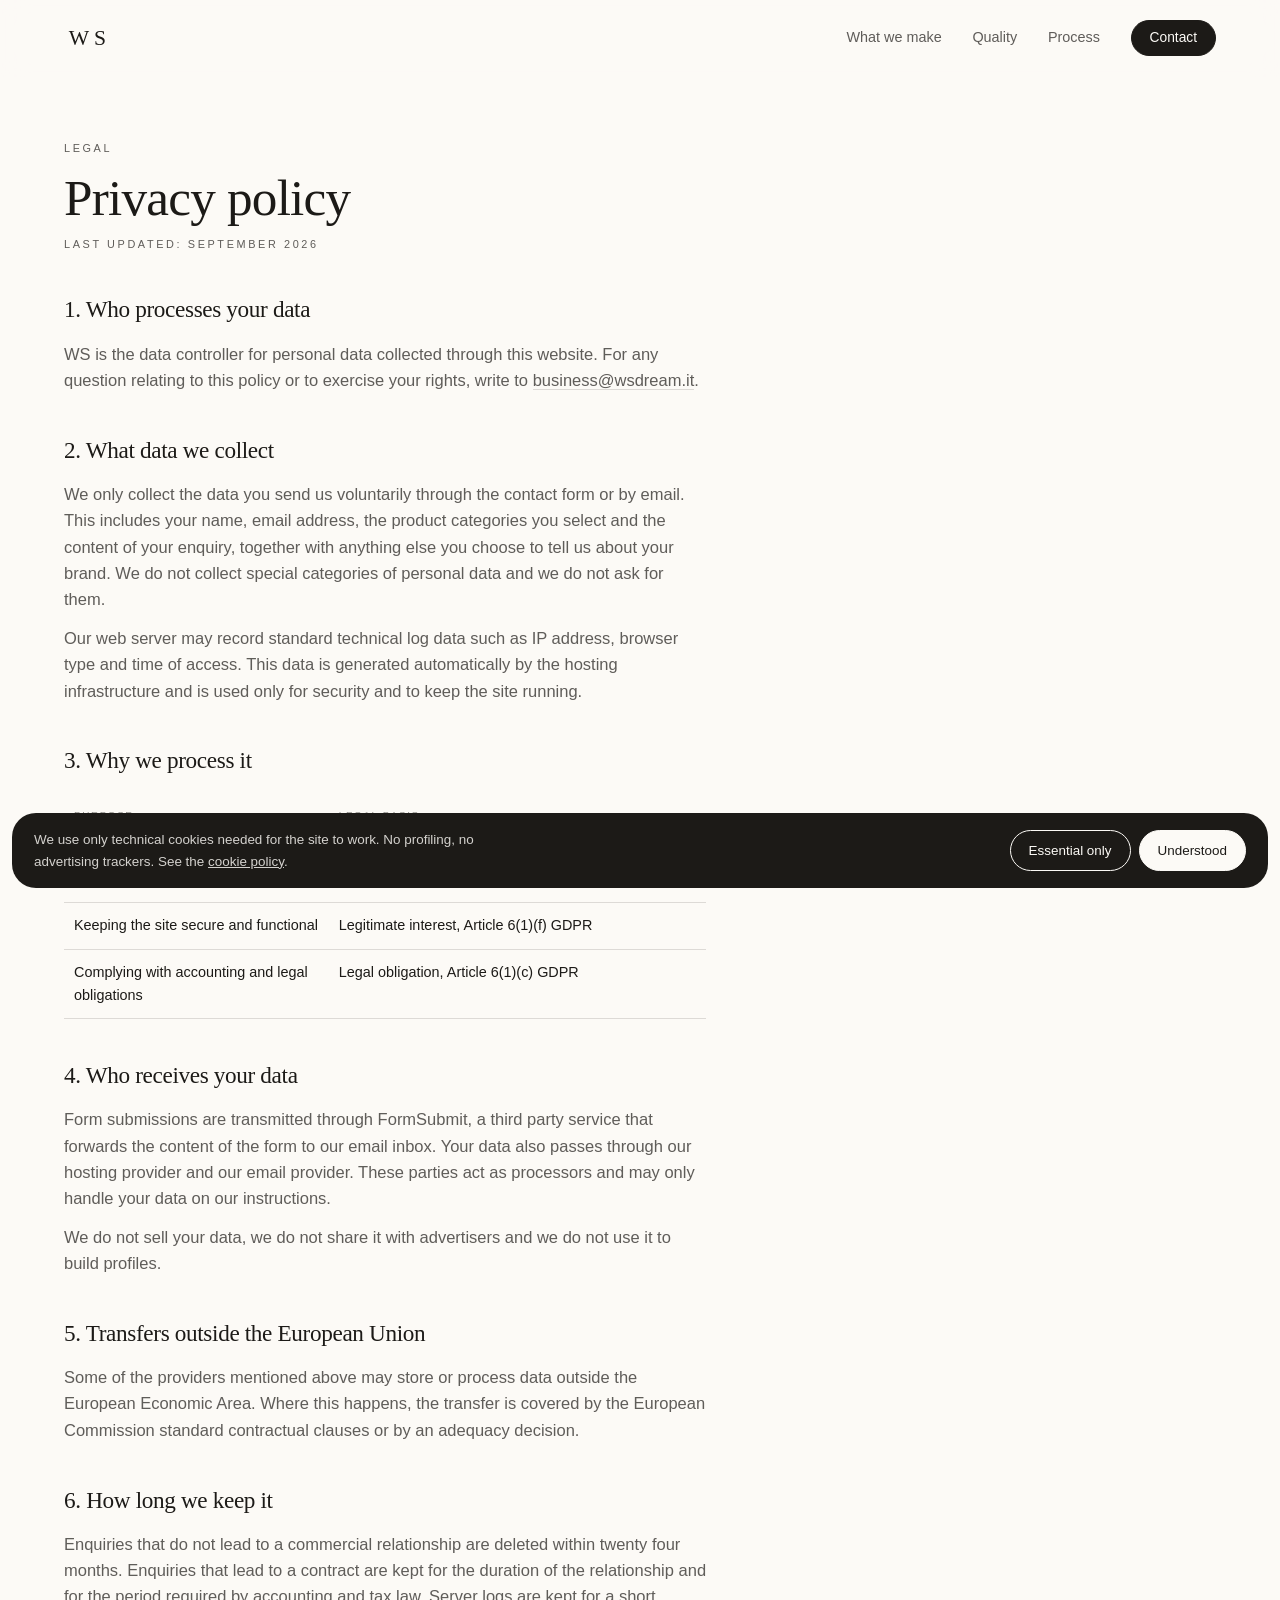
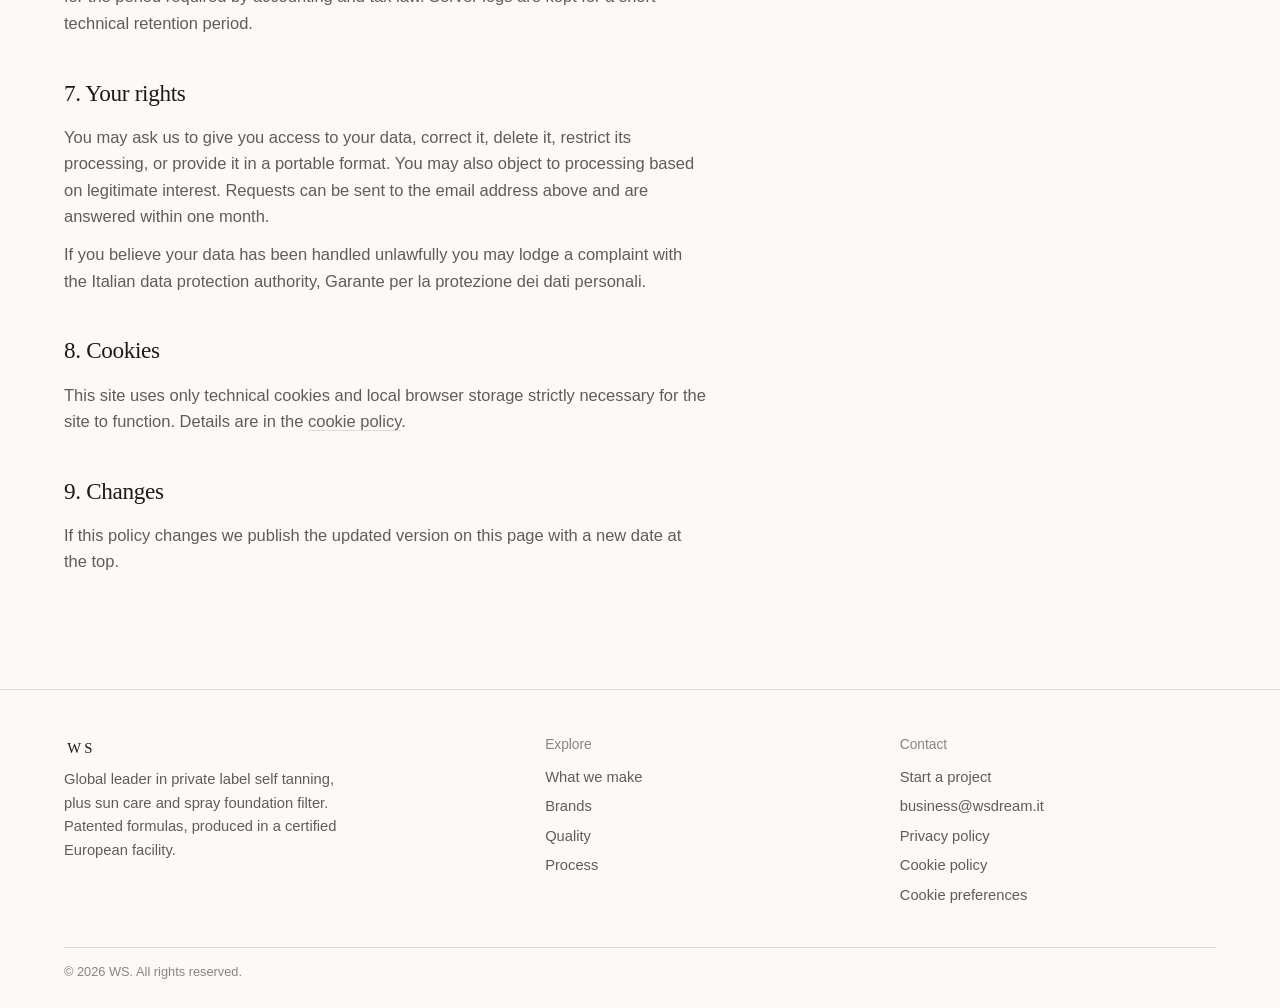
<file: privacy.html>
<!DOCTYPE html>
<html lang="en">
<head>
<meta charset="utf-8">
<meta name="viewport" content="width=device-width, initial-scale=1">
<title>Privacy policy · WS</title>
<meta name="description" content="How WS handles personal data collected through this website.">
<meta property="og:title" content="Privacy policy · WS">
<meta property="og:description" content="How WS handles personal data collected through this website.">
<meta property="og:type" content="website">
<meta name="theme-color" content="#FCFAF6">
<style>/* ==========================================================
   WS · foglio di stile
   Avorio, ambra, forme fluide. Mobile first.
   ========================================================== */

:root{
  --paper:#FCFAF6;
  --paper-2:#F4EEE4;
  --amber:#B57F35;
  --amber-soft:#E6D3B4;
  --tan:#8C5E28;
  --ink:#1C1A17;
  --ink-70:rgba(28,26,23,.7);
  --ink-50:rgba(28,26,23,.52);
  --rule:rgba(28,26,23,.14);

  --serif:Georgia,"Iowan Old Style","Times New Roman",Times,serif;
  --sans:-apple-system,BlinkMacSystemFont,"Segoe UI",Roboto,Helvetica,Arial,sans-serif;

  --gut:clamp(20px,5vw,72px);
  --sec:clamp(56px,8vw,116px);
  --maxw:1400px;
  --ease:cubic-bezier(.22,.8,.25,1);
}

*{box-sizing:border-box;margin:0;padding:0}
html{-webkit-text-size-adjust:100%;scroll-behavior:smooth}
body{
  background:var(--paper);color:var(--ink);
  font-family:var(--sans);
  font-size:clamp(15px,.5vw + 13.5px,16.5px);
  line-height:1.6;-webkit-font-smoothing:antialiased;
  overflow-x:hidden;
  padding-top:var(--head-h,64px);
}
img{display:block;max-width:100%;height:auto}
a{color:inherit;text-decoration:none}
button{font:inherit;color:inherit;background:none;border:0;cursor:pointer}
::selection{background:var(--amber);color:var(--paper)}
:focus-visible{outline:2px solid var(--amber);outline-offset:3px}
.sr{position:absolute;width:1px;height:1px;overflow:hidden;clip:rect(0 0 0 0);white-space:nowrap}

.shell{width:100%;max-width:var(--maxw);margin:0 auto;padding-left:var(--gut);padding-right:var(--gut)}

/* ---------- tipografia ---------- */
h1,h2,h3{font-family:var(--serif);font-weight:400;letter-spacing:-.015em}
.d1{font-size:clamp(2.3rem,7.6vw,5rem);line-height:1.02}
.d2{font-size:clamp(1.9rem,4.2vw,3.2rem);line-height:1.06;max-width:18ch}
.d3{font-size:clamp(1.2rem,1vw + .9rem,1.55rem);line-height:1.2}
.lede{font-size:clamp(1.02rem,.5vw + .9rem,1.18rem);line-height:1.5;color:var(--ink-70);max-width:44ch}
.small{font-size:.88rem;color:var(--ink-50)}
.eyebrow{font-size:.68rem;letter-spacing:.24em;text-transform:uppercase;color:var(--amber);font-weight:500}

/* ---------- testata ---------- */
.head{position:fixed;top:0;left:0;right:0;z-index:60;background:rgba(252,250,246,.84);backdrop-filter:blur(14px);-webkit-backdrop-filter:blur(14px);border-bottom:1px solid transparent;transition:border-color .4s ease}
.head.stuck{border-bottom-color:var(--rule)}
.head .in{display:flex;align-items:center;justify-content:space-between;height:var(--head-h,64px);gap:24px}
.logo{font-family:var(--serif);font-size:1.35rem;letter-spacing:.22em;padding-left:.22em}
.nav{display:flex;align-items:center;gap:clamp(18px,2.4vw,34px)}
.nav .nl{display:none;font-size:.9rem;color:var(--ink-70);transition:color .25s}
.nav .nl:hover{color:var(--ink)}
@media(min-width:880px){:root{--head-h:76px}.nav .nl{display:inline}}

/* ---------- pulsanti ---------- */
.pill{display:inline-flex;align-items:center;justify-content:center;gap:10px;border-radius:999px;padding:13px 24px;font-size:.93rem;line-height:1.2;border:1px solid var(--ink);transition:background .3s,color .3s,border-color .3s}
.pill:hover{background:var(--ink);color:var(--paper)}
.pill-fill{background:var(--ink);color:var(--paper)}
.pill-fill:hover{background:var(--amber);border-color:var(--amber)}
.pill-sm{padding:9px 18px;font-size:.86rem}
.link-u{border-bottom:1px solid var(--rule);transition:border-color .25s}
.link-u:hover{border-color:var(--amber)}

/* ---------- sezioni ---------- */
.sec{padding:var(--sec) 0}
.sec-hd .d2{max-width:none}
.sec-hd{display:flex;flex-wrap:wrap;align-items:flex-end;justify-content:space-between;gap:16px 40px;margin-bottom:clamp(24px,3.4vw,48px)}

/* ---------- apertura ---------- */
.hero{position:relative;overflow:hidden;padding:clamp(28px,5vw,64px) 0 clamp(36px,6vw,84px)}
.hero .in{display:grid;grid-template-columns:1fr;gap:clamp(34px,5vw,72px);align-items:center}
.hero h1 .ln{display:block}
.rot{display:block;position:relative;height:1.14em;overflow:hidden;margin:-.02em 0 -.1em}
.rot span{position:absolute;left:0;top:0;white-space:nowrap;transform:translateY(110%);transition:transform .8s var(--ease)}
.rot span.on{transform:translateY(0)}
.rot span.out{transform:translateY(-110%)}
.hero .lede{margin-top:clamp(18px,2vw,26px)}
.hero .cta{margin-top:clamp(22px,3vw,34px);display:flex;flex-wrap:wrap;gap:12px;align-items:center}

.stage{position:relative;width:min(88%,520px);margin:0 auto}
.stage::before{content:"";position:absolute;inset:6% -8% -6% 10%;background:var(--amber-soft);border-radius:44% 56% 62% 38% / 42% 44% 56% 58%;animation:morph 18s ease-in-out infinite alternate-reverse}
.blob{position:relative;aspect-ratio:4/5;overflow:hidden;border-radius:58% 42% 46% 54% / 48% 56% 44% 52%;animation:morph 14s ease-in-out infinite alternate;background:var(--paper-2)}
.blob img{width:100%;height:100%;object-fit:cover;object-position:60% 30%}
@keyframes morph{
  0%{border-radius:58% 42% 46% 54% / 48% 56% 44% 52%}
  50%{border-radius:42% 58% 60% 40% / 56% 42% 58% 44%}
  100%{border-radius:50% 50% 38% 62% / 40% 60% 40% 60%}
}
.seal{position:absolute;left:0;bottom:4%;width:clamp(104px,14vw,142px);aspect-ratio:1;border-radius:50%;background:var(--ink);color:var(--paper);display:grid;place-items:center}
.seal svg{position:absolute;inset:0;width:100%;height:100%;animation:spin 32s linear infinite}
.seal text{font-family:var(--sans);font-size:9.4px;letter-spacing:.14em;fill:var(--paper)}
.seal b{font-family:var(--serif);font-weight:400;font-size:1.5rem;letter-spacing:.14em;padding-left:.14em}
@keyframes spin{to{transform:rotate(360deg)}}
@media(min-width:900px){
  .hero .in{grid-template-columns:minmax(0,1.2fr) minmax(0,.8fr)}
  .stage{margin:0 0 0 auto}
  .seal{left:-6%}
}

/* ---------- cosa facciamo ---------- */
.tabs{display:flex;gap:8px;overflow-x:auto;scrollbar-width:none;margin:0 calc(var(--gut) * -1) clamp(18px,2.6vw,32px);padding:2px var(--gut)}
.tabs::-webkit-scrollbar{display:none}
.tab{flex:0 0 auto;border:1px solid var(--rule);border-radius:999px;padding:11px 20px;font-size:.95rem;white-space:nowrap;transition:background .3s,color .3s,border-color .3s}
.tab:hover{border-color:var(--ink)}
.tab[aria-selected="true"]{background:var(--ink);border-color:var(--ink);color:var(--paper)}
@media(min-width:700px){.tabs{margin-left:0;margin-right:0;padding:2px 0}}

.panel{display:grid;grid-template-columns:1fr;gap:clamp(22px,4vw,64px);align-items:center}
.panel[hidden]{display:none}
.panel.fade{animation:panelIn .6s var(--ease)}
@keyframes panelIn{from{opacity:0;transform:translateY(10px)}to{opacity:1;transform:none}}
@media(min-width:900px){.panel{grid-template-columns:minmax(0,1.05fr) minmax(0,.95fr)}}
.vis{position:relative;aspect-ratio:5/4;border-radius:clamp(26px,4vw,48px);overflow:hidden;background:var(--paper-2)}
.vis img{width:100%;height:100%;object-fit:cover;object-position:50% 40%}
.panel h3{font-size:clamp(1.7rem,3.4vw,2.6rem);line-height:1.08;max-width:16ch}
.panel p{margin:14px 0 20px;color:var(--ink-70);max-width:40ch}
.chips{list-style:none;display:flex;flex-wrap:wrap;gap:8px}
.chips li{border:1px solid var(--rule);border-radius:999px;padding:7px 14px;font-size:.86rem;color:var(--ink-70)}
.lead-tag{display:inline-block;margin-bottom:12px;font-size:.84rem;color:var(--amber)}

/* sfumature */
.shades{margin-top:22px;padding-top:18px;border-top:1px solid var(--rule)}
.sh-l{display:block;font-size:.84rem;color:var(--ink-50);margin-bottom:12px}
.sw{list-style:none;display:grid;grid-template-columns:repeat(5,minmax(0,1fr));gap:12px 6px;max-width:430px}
.sw li{display:flex;flex-direction:column;align-items:center;gap:8px;text-align:center;font-size:clamp(.7rem,1.8vw,.78rem);line-height:1.2;color:var(--ink-70)}
.sw i{position:relative;display:grid;place-items:center;width:clamp(32px,9vw,40px);height:clamp(32px,9vw,40px);border-radius:50%;background:var(--c);box-shadow:inset 0 0 0 1px rgba(28,26,23,.08)}
.sw i.clear{background:radial-gradient(circle at 35% 30%,#fff 0 18%,rgba(255,255,255,0) 40%),rgba(230,211,180,.25);box-shadow:inset 0 0 0 1px rgba(181,127,53,.45)}
.sw i.exp b{font-family:var(--serif);font-weight:400;font-size:.8rem;color:var(--paper)}

/* tre in uno, brevetto */
.trio{display:flex;flex-wrap:wrap;align-items:center;gap:8px;margin:18px 0 8px}
.trio span{background:var(--amber-soft);border-radius:999px;padding:9px 16px;font-size:.95rem}
.trio i{font-style:normal;color:var(--amber);font-size:1.1rem}
.panel .trio-cap{margin:0;font-size:.9rem;color:var(--ink-50)}
.pat{position:absolute;right:clamp(12px,2vw,22px);top:clamp(12px,2vw,22px);width:clamp(84px,9vw,110px);aspect-ratio:1;border-radius:50%;background:var(--ink);display:grid;place-items:center}
.pat svg{position:absolute;inset:0;width:100%;height:100%}
.pat text{font-family:var(--sans);font-size:9.6px;letter-spacing:.12em;fill:var(--paper)}
.pat .star{position:relative;inset:auto;width:30%;height:30%;fill:var(--amber-soft)}
.also{margin-top:18px;font-size:.92rem;color:var(--ink-50)}
.also a{color:var(--ink);border-bottom:1px solid var(--rule);transition:border-color .25s}
.also a:hover{border-color:var(--amber)}

/* ---------- marchi ---------- */
.marq{overflow:hidden;-webkit-mask-image:linear-gradient(90deg,transparent,#000 5%,#000 95%,transparent);mask-image:linear-gradient(90deg,transparent,#000 5%,#000 95%,transparent)}
.track{display:flex;width:max-content;gap:clamp(12px,1.4vw,22px);animation:slide 64s linear infinite}
@keyframes slide{from{transform:translate3d(0,0,0)}to{transform:translate3d(-50%,0,0)}}
.cc{flex:0 0 auto;width:clamp(180px,42vw,270px)}
.cc:nth-child(even){margin-top:clamp(18px,3vw,44px)}
.cc .ph{aspect-ratio:3/4;overflow:hidden;background:var(--paper-2);border-radius:clamp(20px,2.4vw,30px)}
.cc .ph img{width:100%;height:100%;object-fit:cover;transition:transform 1.1s var(--ease)}
.cc:hover .ph img{transform:scale(1.05)}
.cc .cap{display:flex;justify-content:space-between;gap:10px;margin-top:10px;padding:0 4px;font-size:.88rem}
.cc .cap b{font-family:var(--serif);font-weight:400;font-size:1rem}
.cc .cap span{color:var(--ink-50)}

/* ---------- qualita ---------- */
.q{background:var(--ink);color:var(--paper);border-radius:clamp(28px,5vw,64px);margin:0 clamp(8px,1.4vw,20px)}
.q .top{display:grid;grid-template-columns:1fr;gap:clamp(22px,4vw,64px);align-items:end;margin-bottom:clamp(30px,5vw,64px)}
@media(min-width:900px){.q .top{grid-template-columns:minmax(0,1fr) minmax(0,.9fr)}}
.q .d2{max-width:14ch}
.q .lede{color:rgba(252,250,246,.72)}
.facts{list-style:none;display:grid;grid-template-columns:1fr;gap:10px;margin-bottom:clamp(34px,5vw,64px)}
@media(min-width:700px){.facts{grid-template-columns:repeat(3,minmax(0,1fr))}}
.facts li{display:flex;align-items:center;gap:14px;padding:13px 20px;border-radius:999px;background:rgba(252,250,246,.07)}
.facts svg{flex:0 0 auto;width:26px;height:26px;stroke:var(--amber-soft);fill:none;stroke-width:1.4}

.seals{display:grid;grid-auto-flow:column;grid-auto-columns:44%;gap:12px;overflow-x:auto;scroll-snap-type:x mandatory;scrollbar-width:none;margin:0 calc(var(--gut) * -1);padding:0 var(--gut);scroll-padding:0 var(--gut)}
.seals::-webkit-scrollbar{display:none}
.seals .seal-c{scroll-snap-align:start}
@media(min-width:620px){.seals{grid-auto-flow:row;grid-auto-columns:auto;overflow:visible;margin:0;padding:0;gap:clamp(10px,1.6vw,22px)}}
@media(min-width:620px){.seals{grid-template-columns:repeat(4,minmax(0,1fr))}}
@media(min-width:1100px){.seals{grid-template-columns:repeat(8,minmax(0,1fr))}}
.seal-c{perspective:900px;aspect-ratio:1;width:100%}
.seal-c .inner{display:block;position:relative;width:100%;height:100%;transition:transform .8s var(--ease);transform-style:preserve-3d}
.seal-c.flip .inner{transform:rotateY(180deg)}
@media(hover:hover){.seal-c:hover .inner{transform:rotateY(180deg)}}
.face{display:flex;position:absolute;inset:0;border-radius:50%;display:flex;flex-direction:column;align-items:center;justify-content:center;text-align:center;padding:14%;backface-visibility:hidden;-webkit-backface-visibility:hidden}
.face.fr{border:1px solid rgba(252,250,246,.28)}
.face.fr::before{content:"";position:absolute;inset:7%;border-radius:50%;border:1px dashed rgba(230,211,180,.35)}
.face.fr b{font-family:var(--serif);font-weight:400;font-size:clamp(1.05rem,2.4vw,1.6rem);line-height:1.1}
.face.fr span{margin-top:6px;font-size:clamp(.7rem,1.2vw,.82rem);color:rgba(252,250,246,.62);line-height:1.3}
.face.bk{background:var(--amber);color:var(--paper);transform:rotateY(180deg);font-size:clamp(.72rem,1.3vw,.9rem);line-height:1.35}
.q .foot-l{margin-top:clamp(24px,3vw,40px);display:flex;flex-wrap:wrap;gap:12px 24px;align-items:center;font-size:.88rem;color:rgba(252,250,246,.6)}
.q .pill{border-color:rgba(252,250,246,.4)}
.q .pill:hover{background:var(--paper);color:var(--ink)}

/* ---------- processo ---------- */
.steps{list-style:none;display:grid;grid-template-columns:1fr;gap:10px}
.step{position:relative;border-radius:clamp(22px,3vw,36px);background:var(--paper-2);padding:22px 24px;text-align:left;width:100%;transition:background .5s,flex-grow .7s var(--ease)}
.step .n{font-size:.8rem;color:var(--amber)}
.step h3{font-size:clamp(1.25rem,1.4vw + .8rem,1.8rem);margin:6px 0 6px}
.step p{color:var(--ink-70);max-width:30ch;font-size:.95rem}
@media(min-width:880px){
  .steps{display:flex;gap:12px;height:clamp(300px,30vw,380px)}
  .steps li{display:flex;flex:1 1 0;min-width:0;transition:flex-grow .7s var(--ease)}
  .steps li.on{flex-grow:2.3}
  .step{display:flex;flex-direction:column;justify-content:space-between;padding:clamp(24px,2.4vw,34px)}
  .steps li.on .step{background:var(--amber-soft)}
  .step p{opacity:0;max-height:0;overflow:hidden;transition:opacity .4s,max-height .6s var(--ease)}
  .steps li.on .step p{opacity:1;max-height:6em;transition-delay:.15s}
  .step h3{margin-bottom:0}
}

/* ---------- chiusura, compatta ---------- */
.close{padding:clamp(8px,2vw,24px) 0 clamp(36px,5vw,64px)}
.close .card{background:var(--paper-2);border-radius:clamp(26px,4vw,48px);padding:clamp(26px,4.4vw,56px);display:grid;grid-template-columns:1fr;gap:18px;align-items:end}
.close .d2{max-width:16ch}
.c-hero .d1{max-width:16ch}
.close p{color:var(--ink-70);margin-top:8px}
.close .acts{display:flex;flex-wrap:wrap;gap:8px;align-items:center}
@media(min-width:900px){.close .card{grid-template-columns:minmax(0,1fr) auto;gap:40px}.close .acts{justify-content:flex-end;max-width:460px}}

/* ---------- contatti ---------- */
.c-hero{padding:clamp(28px,5vw,64px) 0 clamp(20px,3vw,36px)}
.c-hero .lede{margin-top:14px}
.c-wrap{padding-bottom:clamp(40px,6vw,80px)}
.c-grid{display:grid;grid-template-columns:1fr;gap:clamp(18px,3vw,40px);align-items:start}
@media(min-width:900px){.c-grid{grid-template-columns:minmax(0,1.5fr) minmax(0,.5fr)}}
.c-form{background:var(--paper-2);border-radius:clamp(26px,4vw,44px);padding:clamp(22px,4vw,48px)}
.c-form fieldset{border:0;margin-bottom:22px}
.c-form legend,.f label{display:block;font-size:.88rem;color:var(--ink-50);margin-bottom:10px}
.pick{display:flex;flex-wrap:wrap;gap:8px}
.pick label{position:relative;display:inline-flex;border:1px solid var(--rule);border-radius:999px;padding:9px 16px;font-size:.93rem;cursor:pointer;background:var(--paper);transition:background .25s,color .25s,border-color .25s;margin:0;color:var(--ink)}
.pick input{position:absolute;opacity:0;inset:0;cursor:pointer}
.pick label:hover{border-color:var(--ink)}
.pick label.on{background:var(--ink);border-color:var(--ink);color:var(--paper)}
.pick label:has(input:focus-visible){outline:2px solid var(--amber);outline-offset:2px}
.f{margin-bottom:18px}
.f input,.f textarea{width:100%;background:var(--paper);border:1px solid transparent;border-radius:18px;padding:14px 16px;font-family:var(--sans);font-size:1rem;color:var(--ink);transition:border-color .25s}
.f textarea{min-height:150px;resize:vertical;border-radius:22px}
.f input:focus,.f textarea:focus{outline:none;border-color:var(--amber)}
.pair{display:grid;grid-template-columns:1fr;gap:0}
@media(min-width:600px){.pair{grid-template-columns:1fr 1fr;gap:14px}}
.agree{display:flex;gap:12px;align-items:flex-start;font-size:.85rem;color:var(--ink-70);margin:6px 0 22px}
.agree input{margin-top:4px;accent-color:var(--amber)}
.hp{position:absolute;left:-9999px;opacity:0}
.c-side{padding:clamp(4px,1vw,12px) 4px}
.c-side h2{font-size:1.2rem;margin-bottom:6px}
.c-side p{color:var(--ink-70);font-size:.95rem;margin-bottom:22px}

/* ---------- pagine di testo ---------- */
.doc{max-width:70ch;padding:clamp(34px,5vw,70px) 0 var(--sec)}
.doc h2{margin:clamp(26px,3vw,42px) 0 12px;font-size:clamp(1.15rem,1vw + .9rem,1.45rem)}
.doc p,.doc li{color:var(--ink-70);margin-bottom:12px}
.doc ul{margin:0 0 12px 20px}
.doc table{width:100%;border-collapse:collapse;margin:16px 0;font-size:.9rem}
.doc th,.doc td{text-align:left;padding:11px 10px;border-bottom:1px solid var(--rule);vertical-align:top}
.doc th{font-size:.62rem;letter-spacing:.16em;text-transform:uppercase;color:var(--ink-50);font-weight:500}

/* ---------- piede ---------- */
.foot{border-top:1px solid var(--rule);padding:clamp(28px,3.4vw,48px) 0 clamp(18px,2vw,26px)}
.foot .g{display:grid;grid-template-columns:1fr 1fr;gap:22px clamp(22px,3vw,48px)}
.foot .g > div:first-child{grid-column:1 / -1}
@media(min-width:820px){.foot .g{grid-template-columns:1.4fr 1fr 1fr}.foot .g > div:first-child{grid-column:auto}}
.foot h4{font-size:.86rem;color:var(--ink-50);margin-bottom:10px;font-weight:400;font-family:var(--sans)}
.foot a,.foot p{display:block;font-size:.92rem;color:var(--ink-70);margin-bottom:6px;max-width:34ch}
.foot a:hover{color:var(--amber)}
.foot .logo{display:inline-block;color:var(--ink);margin-bottom:8px}
.foot .bot{margin-top:clamp(20px,2.6vw,34px);padding-top:14px;border-top:1px solid var(--rule);font-size:.8rem;color:var(--ink-50)}

/* ---------- banner cookie ---------- */
.ck{position:fixed;left:12px;right:12px;bottom:12px;z-index:90;background:var(--ink);color:var(--paper);border-radius:24px;transform:translateY(130%);transition:transform .45s var(--ease)}
.ck.on{transform:translateY(0)}
.ck .in{display:flex;flex-wrap:wrap;gap:14px;align-items:center;justify-content:space-between;padding:16px 22px}
.ck p{font-size:.84rem;opacity:.82;max-width:66ch}
.ck a{text-decoration:underline}
.ck .bs{display:flex;gap:8px;flex-wrap:wrap}
.ck button{font-size:.84rem;padding:9px 18px;border-radius:999px;border:1px solid var(--paper);color:var(--paper)}
.ck button.pri{background:var(--paper);color:var(--ink)}
.ck button:hover{opacity:.78}

@media(prefers-reduced-motion:reduce){
  html{scroll-behavior:auto}
  .blob,.stage::before,.seal svg,.track{animation:none}
  .marq{overflow-x:auto}
  .rot span,.seal-c .inner,.step,.steps li,.step p,.panel.fade{transition:none;animation:none}
}
</style>
</head>
<body>

<header class="head">
  <div class="shell in">
    <a class="logo" href="index.html" aria-label="WS home">WS</a>
    <nav class="nav" aria-label="Main">
      <a class="nl" href="index.html#make">What we make</a>
      <a class="nl" href="index.html#quality">Quality</a>
      <a class="nl" href="index.html#how">Process</a>
      <a class="pill pill-sm pill-fill" href="contact.html">Contact</a>
    </nav>
  </div>
</header>


<main class="shell">
  <div class="doc">
    <p class="eyebrow">Legal</p>
    <h1 class="d2" style="margin:14px 0 10px">Privacy policy</h1>
    <p class="eyebrow">Last updated: September 2026</p>

    <h2>1. Who processes your data</h2>
    <p>WS is the data controller for personal data collected through this website. For any question relating to this policy or to exercise your rights, write to <a data-mail href="#" class="link-u">our email address</a>.</p>

    <h2>2. What data we collect</h2>
    <p>We only collect the data you send us voluntarily through the contact form or by email. This includes your name, email address, the product categories you select and the content of your enquiry, together with anything else you choose to tell us about your brand. We do not collect special categories of personal data and we do not ask for them.</p>
    <p>Our web server may record standard technical log data such as IP address, browser type and time of access. This data is generated automatically by the hosting infrastructure and is used only for security and to keep the site running.</p>

    <h2>3. Why we process it</h2>
    <table>
      <tr><th>Purpose</th><th>Legal basis</th></tr>
      <tr><td>Replying to your enquiry and preparing a quotation</td><td>Steps taken at your request prior to entering a contract, Article 6(1)(b) GDPR</td></tr>
      <tr><td>Keeping the site secure and functional</td><td>Legitimate interest, Article 6(1)(f) GDPR</td></tr>
      <tr><td>Complying with accounting and legal obligations</td><td>Legal obligation, Article 6(1)(c) GDPR</td></tr>
    </table>

    <h2>4. Who receives your data</h2>
    <p>Form submissions are transmitted through FormSubmit, a third party service that forwards the content of the form to our email inbox. Your data also passes through our hosting provider and our email provider. These parties act as processors and may only handle your data on our instructions.</p>
    <p>We do not sell your data, we do not share it with advertisers and we do not use it to build profiles.</p>

    <h2>5. Transfers outside the European Union</h2>
    <p>Some of the providers mentioned above may store or process data outside the European Economic Area. Where this happens, the transfer is covered by the European Commission standard contractual clauses or by an adequacy decision.</p>

    <h2>6. How long we keep it</h2>
    <p>Enquiries that do not lead to a commercial relationship are deleted within twenty four months. Enquiries that lead to a contract are kept for the duration of the relationship and for the period required by accounting and tax law. Server logs are kept for a short technical retention period.</p>

    <h2>7. Your rights</h2>
    <p>You may ask us to give you access to your data, correct it, delete it, restrict its processing, or provide it in a portable format. You may also object to processing based on legitimate interest. Requests can be sent to the email address above and are answered within one month.</p>
    <p>If you believe your data has been handled unlawfully you may lodge a complaint with the Italian data protection authority, Garante per la protezione dei dati personali.</p>

    <h2>8. Cookies</h2>
    <p>This site uses only technical cookies and local browser storage strictly necessary for the site to function. Details are in the <a href="cookies.html" class="link-u">cookie policy</a>.</p>

    <h2>9. Changes</h2>
    <p>If this policy changes we publish the updated version on this page with a new date at the top.</p>
  </div>
</main>


<footer class="foot">
  <div class="shell">
    <div class="g">
      <div>
        <a class="logo" href="index.html">WS</a>
        <p>Global leader in private label self tanning, plus sun care and spray foundation filter. Patented formulas, produced in a certified European facility.</p>
      </div>
      <div>
        <h4>Explore</h4>
        <a href="index.html#make">What we make</a>
        <a href="index.html#work">Brands</a>
        <a href="index.html#quality">Quality</a>
        <a href="index.html#how">Process</a>
      </div>
      <div>
        <h4>Contact</h4>
        <a href="contact.html">Start a project</a>
        <a data-mail href="#">business@wsdream.it</a>
        <a href="privacy.html">Privacy policy</a>
        <a href="cookies.html">Cookie policy</a>
        <a href="#" data-ck-open>Cookie preferences</a>
      </div>
    </div>
    <div class="bot">&copy; <span id="yr">2026</span> WS. All rights reserved.</div>
  </div>
</footer>

<div class="ck" role="dialog" aria-label="Cookie notice">
  <div class="shell in">
    <p>We use only technical cookies needed for the site to work. No profiling, no advertising trackers. See the <a href="cookies.html">cookie policy</a>.</p>
    <div class="bs">
      <button type="button" data-ck="essential">Essential only</button>
      <button type="button" class="pri" data-ck="all">Understood</button>
    </div>
  </div>
</div>

<script>/* ==========================================================
   WS · script
   ========================================================== */
(function () {
  "use strict";

  var MB = ["business", "wsdream", "it"];
  function mail() { return MB[0] + "@" + MB[1] + "." + MB[2]; }
  var still = window.matchMedia && window.matchMedia("(prefers-reduced-motion: reduce)").matches;

  function fillMail() {
    var n = document.querySelectorAll("[data-mail]");
    for (var i = 0; i < n.length; i++) {
      if (!n[i].hasAttribute("data-mail-keep")) n[i].textContent = mail();
      if (n[i].tagName === "A") n[i].setAttribute("href", "mailto:" + mail());
    }
  }

  function head() {
    var h = document.querySelector(".head");
    if (!h) return;
    var t = false;
    function run() { h.classList.toggle("stuck", (window.pageYOffset || 0) > 8); t = false; }
    window.addEventListener("scroll", function () { if (!t) { t = true; requestAnimationFrame(run); } }, { passive: true });
    run();
  }

  /* parola che ruota nel titolo */
  function rotator() {
    var r = document.querySelector(".rot");
    if (!r || still) return;
    var w = r.querySelectorAll("span"), i = 0;
    if (w.length < 2) return;
    setInterval(function () {
      if (document.hidden) return;
      var cur = w[i]; i = (i + 1) % w.length; var nxt = w[i];
      cur.classList.remove("on"); cur.classList.add("out");
      nxt.classList.remove("out");
      void nxt.offsetWidth;
      nxt.classList.add("on");
      setTimeout(function () { cur.style.transition = "none"; cur.classList.remove("out"); void cur.offsetWidth; cur.style.transition = ""; }, 850);
    }, 2600);
  }

  /* schede prodotto */
  function tabs() {
    var list = document.querySelector("[role=tablist]");
    if (!list) return;
    var t = list.querySelectorAll("[role=tab]");
    function show(k, focus) {
      for (var i = 0; i < t.length; i++) {
        var on = i === k, p = document.getElementById(t[i].getAttribute("aria-controls"));
        t[i].setAttribute("aria-selected", on ? "true" : "false");
        t[i].tabIndex = on ? 0 : -1;
        if (on) { p.hidden = false; p.classList.remove("fade"); void p.offsetWidth; p.classList.add("fade"); }
        else p.hidden = true;
      }
      if (focus) t[k].focus();
    }
    var jump = document.querySelectorAll("[data-tab]");
    for (var q = 0; q < jump.length; q++) {
      jump[q].addEventListener("click", function () {
        for (var i = 0; i < t.length; i++) if (t[i].id === this.getAttribute("data-tab")) show(i);
      });
    }
    for (var i = 0; i < t.length; i++) {
      (function (k) {
        t[k].addEventListener("click", function () { show(k); });
        t[k].addEventListener("keydown", function (e) {
          if (e.key === "ArrowRight") { e.preventDefault(); show((k + 1) % t.length, true); }
          if (e.key === "ArrowLeft") { e.preventDefault(); show((k - 1 + t.length) % t.length, true); }
        });
      })(i);
    }
  }

  /* sigilli certificazioni, tocco per girare */
  function seals() {
    var s = document.querySelectorAll(".seal-c");
    for (var i = 0; i < s.length; i++) {
      s[i].addEventListener("click", function () {
        var on = this.classList.toggle("flip");
        this.setAttribute("aria-pressed", on ? "true" : "false");
      });
    }
  }

  /* passaggi del processo */
  function steps() {
    var li = document.querySelectorAll(".steps li");
    function act(k) { for (var i = 0; i < li.length; i++) li[i].classList.toggle("on", i === k); }
    for (var i = 0; i < li.length; i++) {
      (function (k) {
        var b = li[k].querySelector(".step");
        li[k].addEventListener("mouseenter", function () { act(k); });
        b.addEventListener("focus", function () { act(k); });
        b.addEventListener("click", function () { act(k); });
      })(i);
    }
  }

  var KEY = "ws_cookie_choice";
  function store(v) {
    try { localStorage.setItem(KEY, v); }
    catch (e) { document.cookie = KEY + "=" + v + ";path=/;max-age=15552000;SameSite=Lax"; }
  }
  function read() {
    try { var v = localStorage.getItem(KEY); if (v) return v; } catch (e) {}
    var m = document.cookie.match(/(?:^|;\s*)ws_cookie_choice=([^;]+)/);
    return m ? m[1] : null;
  }
  function cookies() {
    var b = document.querySelector(".ck");
    if (!b) return;
    if (!read()) setTimeout(function () { b.classList.add("on"); }, 900);
    b.addEventListener("click", function (ev) {
      var t = ev.target.closest("[data-ck]");
      if (!t) return;
      store(t.getAttribute("data-ck"));
      b.classList.remove("on");
    });
    var o = document.querySelectorAll("[data-ck-open]");
    for (var i = 0; i < o.length; i++) {
      o[i].addEventListener("click", function (ev) { ev.preventDefault(); b.classList.add("on"); });
    }
  }

  function form() {
    var f = document.getElementById("ws-form");
    if (!f) return;
    var picks = f.querySelectorAll(".pick input");
    function sync() { for (var i = 0; i < picks.length; i++) picks[i].parentNode.classList.toggle("on", picks[i].checked); }
    var q = (location.search.match(/[?&]topic=([^&]+)/) || [])[1];
    for (var i = 0; i < picks.length; i++) {
      if (q && picks[i].getAttribute("data-topic") === decodeURIComponent(q)) picks[i].checked = true;
      picks[i].addEventListener("change", sync);
    }
    sync();
    f.addEventListener("submit", function (ev) {
      var hp = f.querySelector('input[name="_honey"]');
      if (hp && hp.value !== "") { ev.preventDefault(); return; }
      var chosen = [];
      for (var i = 0; i < picks.length; i++) if (picks[i].checked) chosen.push(picks[i].value);
      var h = f.querySelector('input[name="Interest"]');
      if (h) h.value = chosen.length ? chosen.join(", ") : "Not specified";
      f.setAttribute("action", "https://formsubmit.co/" + mail());
      var b = f.querySelector('button[type="submit"]');
      if (b) { b.textContent = "Sending"; b.disabled = true; }
    });
  }

  function year() {
    var y = document.getElementById("yr");
    if (y) y.textContent = new Date().getFullYear();
  }

  function init() { fillMail(); head(); rotator(); tabs(); seals(); steps(); cookies(); form(); year(); }
  if (document.readyState === "loading") document.addEventListener("DOMContentLoaded", init);
  else init();
})();
</script>
</body>
</html>
</file>
